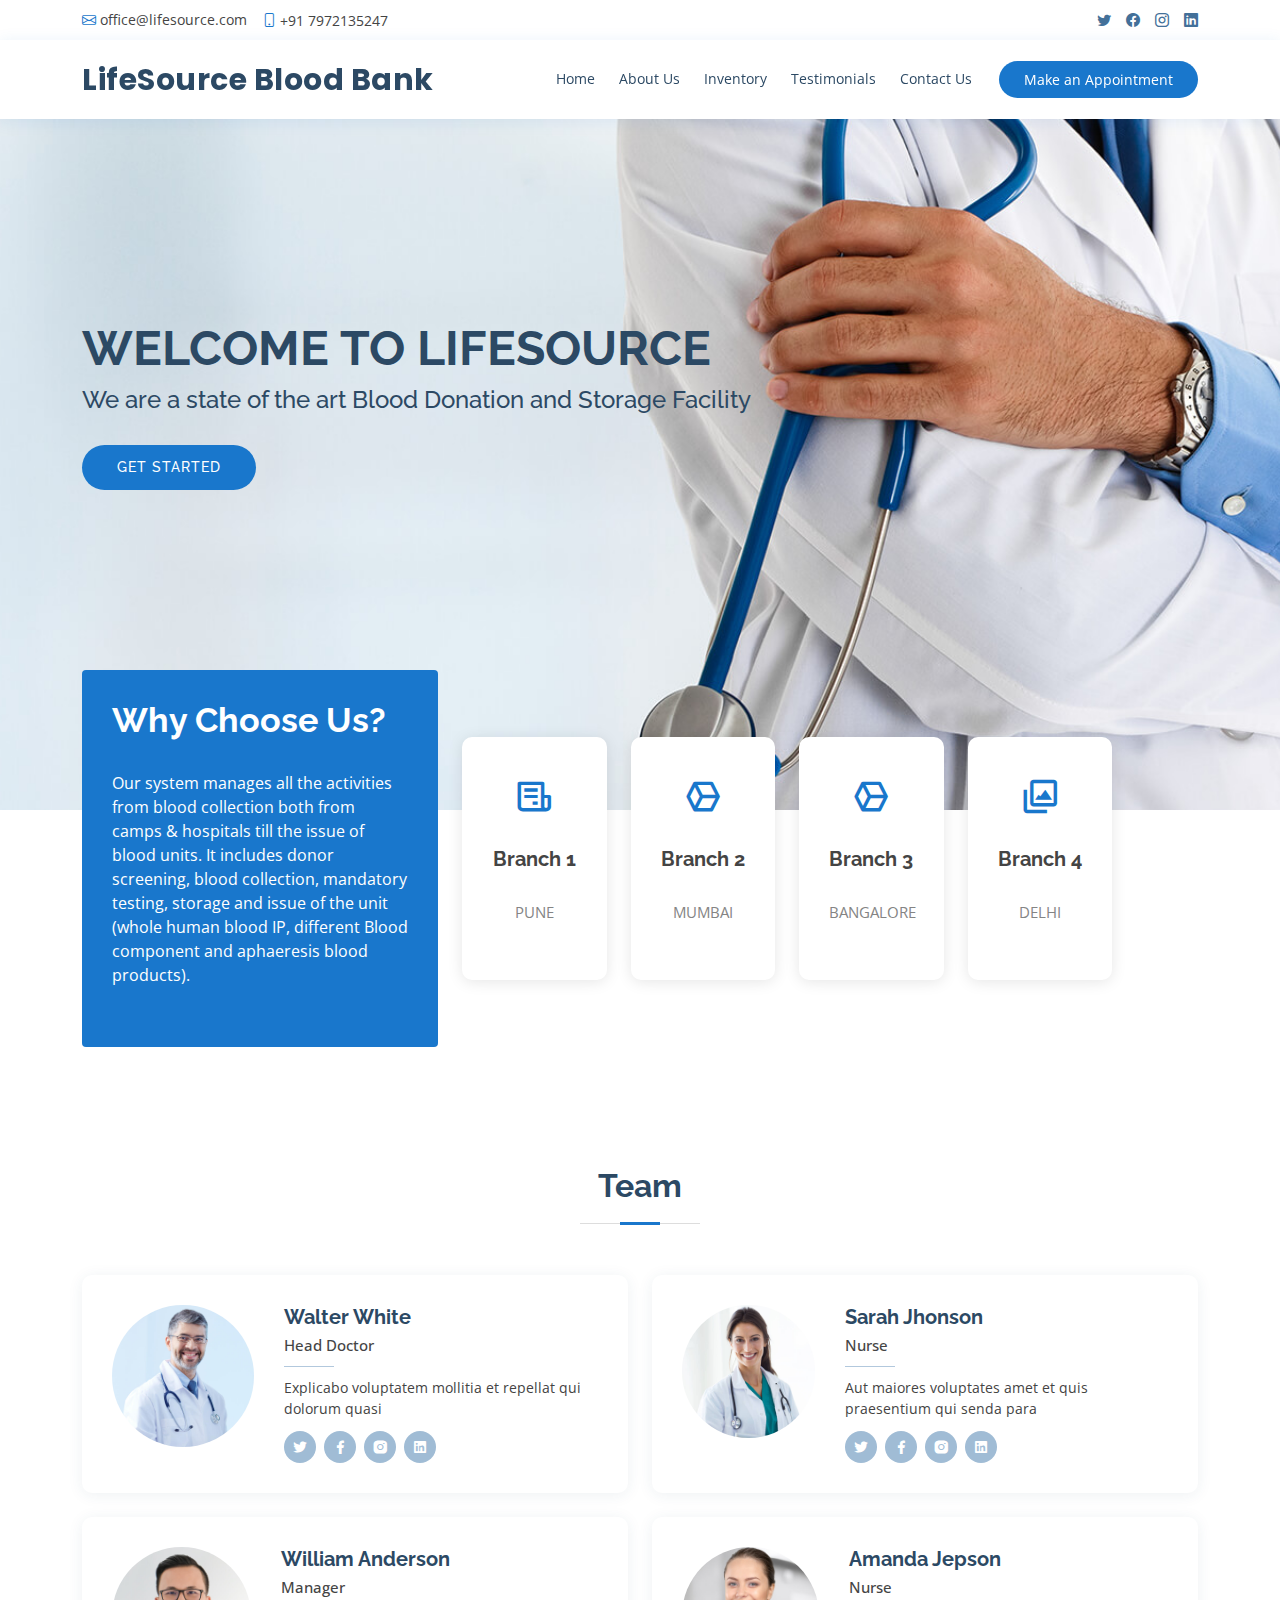
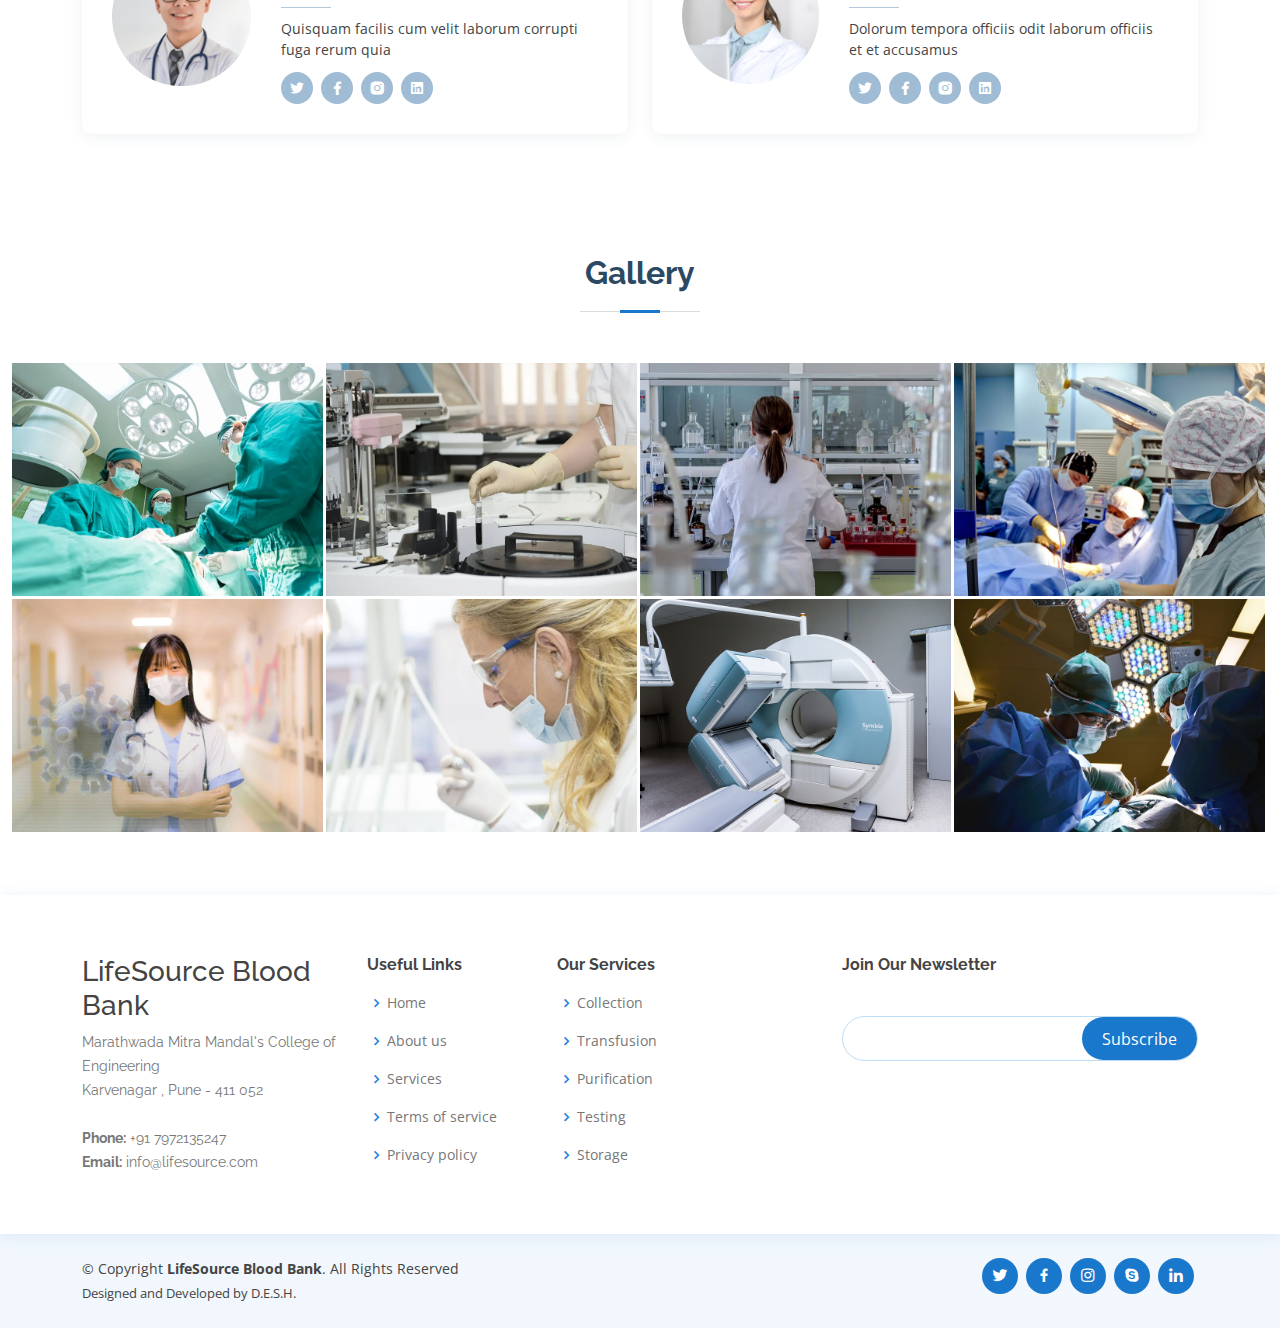
<file: index.html>
<!DOCTYPE html>
<html lang="en">

<head>
  <meta charset="utf-8">
  <meta content="width=device-width, initial-scale=1.0" name="viewport">

  <title>LifeSource Blood Bank Bootstrap Template - Index</title>
  <meta content="" name="description">
  <meta content="" name="keywords">

  <!-- Favicons -->
  <link href="assets/img/logo" rel="icon">
  <link href="assets/img/logo" rel="apple-touch-icon">

  <!-- Google Fonts -->
  <link href="https://fonts.googleapis.com/css?family=Open+Sans:300,300i,400,400i,600,600i,700,700i|Raleway:300,300i,400,400i,500,500i,600,600i,700,700i|Poppins:300,300i,400,400i,500,500i,600,600i,700,700i" rel="stylesheet">

  <!-- Vendor CSS Files -->
  <link href="assets/vendor/fontawesome-free/css/all.min.css" rel="stylesheet">
  <link href="assets/vendor/animate.css/animate.min.css" rel="stylesheet">
  <link href="assets/vendor/bootstrap/css/bootstrap.min.css" rel="stylesheet">
  <link href="assets/vendor/bootstrap-icons/bootstrap-icons.css" rel="stylesheet">
  <link href="assets/vendor/boxicons/css/boxicons.min.css" rel="stylesheet">
  <link href="assets/vendor/glightbox/css/glightbox.min.css" rel="stylesheet">
  <link href="assets/vendor/remixicon/remixicon.css" rel="stylesheet">
  <link href="assets/vendor/swiper/swiper-bundle.min.css" rel="stylesheet">

  <!-- Template Main CSS File -->
  <link href="assets/css/style.css" rel="stylesheet">

</head>

<body>

  <!-- ======= Top Bar ======= -->
  <div id="topbar" class="d-flex align-items-center fixed-top">
    <div class="container d-flex justify-content-between">
      <div class="contact-info d-flex align-items-center">
        <i class="bi bi-envelope"></i> <a href="mailto:contact@example.com">office@lifesource.com</a>
        <i class="bi bi-phone"></i> +91 7972135247
      </div>
      <div class="d-none d-lg-flex social-links align-items-center">
        <a href="#" class="twitter"><i class="bi bi-twitter"></i></a>
        <a href="#" class="facebook"><i class="bi bi-facebook"></i></a>
        <a href="#" class="instagram"><i class="bi bi-instagram"></i></a>
        <a href="#" class="linkedin"><i class="bi bi-linkedin"></i></i></a>
      </div>
    </div>
  </div>

  <!-- ======= Header ======= -->
  <header id="header" class="fixed-top">
    <div class="container d-flex align-items-center">

      <h1 class="logo me-auto"><a href="index.html">LifeSource Blood Bank</a></h1>
      <!-- Uncomment below if you prefer to use an image logo -->
      <!-- <a href="index.html" class="logo me-auto"><img src="assets/img/logo.png" alt="" class="img-fluid"></a>-->

      <nav id="navbar" class="navbar order-last order-lg-0">
        <ul>
          <li><a href="index.html">Home</a></li>
          <li><a href="about.html">About Us</a></li>
          <li><a href="stock.html">Inventory</a></li>
          <li><a href="testimonial.html">Testimonials</a></li>
          <li><a href="ContactUs.html">Contact Us</a></li>
        </ul>
        <i class="bi bi-list mobile-nav-toggle"></i>
      </nav><!-- .navbar -->

      <a href="appointment.html" class="appointment-btn scrollto"><span class="d-none d-md-inline">Make an</span> Appointment</a>

    </div>
  </header><!-- End Header -->

  <!-- ======= Hero Section ======= -->
  <section id="hero" class="d-flex align-items-center">
    <div class="container">
      <h1>Welcome to LifeSource</h1>
      <h2>We are a state of the art Blood Donation and Storage Facility</h2>
      <a href="#about" class="btn-get-started scrollto">Get Started</a>
    </div>
  </section><!-- End Hero -->

  <main id="main">

    <!-- ======= Why Us Section ======= -->
    <section id="why-us" class="why-us">
      <div class="container">

        <div class="row">
          <div class="col-lg-4 d-flex align-items-stretch">
            <div class="content">
              <h3>Why Choose Us?</h3>
              <p>
              Our system manages all the activities from blood collection both from camps
              & hospitals till the issue of blood units. It includes donor screening, 
              blood collection, mandatory testing, storage and issue of the unit (whole
              human blood IP, different Blood component and aphaeresis blood products).
              </p>
              
            </div>
          </div>
          <div class="col-lg-8 d-flex align-items-stretch">
            <div class="icon-boxes d-flex flex-column justify-content-center">
              <div class="row">
                <div class="col-xl-3 d-flex align-items-stretch">
                  <div class="icon-box mt-4 mt-xl-0">
                    <i class="bx bx-receipt"></i>
                    <h4>Branch 1</h4>
                    <p>PUNE</p>
                  </div>
                </div>
                <div class="col-xl-3 d-flex align-items-stretch">
                  <div class="icon-box mt-4 mt-xl-0">
                    <i class="bx bx-cube-alt"></i>
                    <h4>Branch 2</h4>
                    <p>MUMBAI</p>
                  </div>
                </div>
                <div class="col-xl-3 d-flex align-items-stretch">
                  <div class="icon-box mt-4 mt-xl-0">
                    <i class="bx bx-cube-alt"></i>
                    <h4>Branch 3</h4>
                    <p>BANGALORE</p>
                  </div>
                </div>
                <div class="col-xl-3 d-flex align-items-stretch">
                  <div class="icon-box mt-4 mt-xl-0">
                    <i class="bx bx-images"></i>
                    <h4>Branch 4</h4>
                    <p>DELHI</p>
                  </div>
                </div>
              </div>
            </div><!-- End .content-->
          </div>
        </div>

      </div>
    </section><!-- End Why Us Section -->

    <!-- ======= Doctors Section ======= -->
    <section id="doctors" class="doctors">
      <div class="container">

        <div class="section-title">
          <h2>Team</h2>
          <p> </p>
        </div>

        <div class="row">

          <div class="col-lg-6">
            <div class="member d-flex align-items-start">
              <div class="pic"><img src="assets/img/doctors/doctors-1.jpg" class="img-fluid" alt=""></div>
              <div class="member-info">
                <h4>Walter White</h4>
                <span>Head Doctor</span>
                <p>Explicabo voluptatem mollitia et repellat qui dolorum quasi</p>
                <div class="social">
                  <a href=""><i class="ri-twitter-fill"></i></a>
                  <a href=""><i class="ri-facebook-fill"></i></a>
                  <a href=""><i class="ri-instagram-fill"></i></a>
                  <a href=""> <i class="ri-linkedin-box-fill"></i> </a>
                </div>
              </div>
            </div>
          </div>

          <div class="col-lg-6 mt-4 mt-lg-0">
            <div class="member d-flex align-items-start">
              <div class="pic"><img src="assets/img/doctors/doctors-2.jpg" class="img-fluid" alt=""></div>
              <div class="member-info">
                <h4>Sarah Jhonson</h4>
                <span>Nurse</span>
                <p>Aut maiores voluptates amet et quis praesentium qui senda para</p>
                <div class="social">
                  <a href=""><i class="ri-twitter-fill"></i></a>
                  <a href=""><i class="ri-facebook-fill"></i></a>
                  <a href=""><i class="ri-instagram-fill"></i></a>
                  <a href=""> <i class="ri-linkedin-box-fill"></i> </a>
                </div>
              </div>
            </div>
          </div>

          <div class="col-lg-6 mt-4">
            <div class="member d-flex align-items-start">
              <div class="pic"><img src="assets/img/doctors/doctors-3.jpg" class="img-fluid" alt=""></div>
              <div class="member-info">
                <h4>William Anderson</h4>
                <span>Manager</span>
                <p>Quisquam facilis cum velit laborum corrupti fuga rerum quia</p>
                <div class="social">
                  <a href=""><i class="ri-twitter-fill"></i></a>
                  <a href=""><i class="ri-facebook-fill"></i></a>
                  <a href=""><i class="ri-instagram-fill"></i></a>
                  <a href=""> <i class="ri-linkedin-box-fill"></i> </a>
                </div>
              </div>
            </div>
          </div>

          <div class="col-lg-6 mt-4">
            <div class="member d-flex align-items-start">
              <div class="pic"><img src="assets/img/doctors/doctors-4.jpg" class="img-fluid" alt=""></div>
              <div class="member-info">
                <h4>Amanda Jepson</h4>
                <span>Nurse</span>
                <p>Dolorum tempora officiis odit laborum officiis et et accusamus</p>
                <div class="social">
                  <a href=""><i class="ri-twitter-fill"></i></a>
                  <a href=""><i class="ri-facebook-fill"></i></a>
                  <a href=""><i class="ri-instagram-fill"></i></a>
                  <a href=""> <i class="ri-linkedin-box-fill"></i> </a>
                </div>
              </div>
            </div>
          </div>

        </div>

      </div>
    </section><!-- End Doctors Section -->

    

    
    <!-- ======= Gallery Section ======= -->
    <section id="gallery" class="gallery">
      <div class="container">

        <div class="section-title">
          <h2>Gallery</h2>
          <p> </p>
        </div>
      </div>

      <div class="container-fluid">
        <div class="row g-0">

          <div class="col-lg-3 col-md-4">
            <div class="gallery-item">
              <a href="assets/img/gallery/gallery-1.jpg" class="galelry-lightbox">
                <img src="assets/img/gallery/gallery-1.jpg" alt="" class="img-fluid">
              </a>
            </div>
          </div>

          <div class="col-lg-3 col-md-4">
            <div class="gallery-item">
              <a href="assets/img/gallery/gallery-2.jpg" class="galelry-lightbox">
                <img src="assets/img/gallery/gallery-2.jpg" alt="" class="img-fluid">
              </a>
            </div>
          </div>

          <div class="col-lg-3 col-md-4">
            <div class="gallery-item">
              <a href="assets/img/gallery/gallery-3.jpg" class="galelry-lightbox">
                <img src="assets/img/gallery/gallery-3.jpg" alt="" class="img-fluid">
              </a>
            </div>
          </div>

          <div class="col-lg-3 col-md-4">
            <div class="gallery-item">
              <a href="assets/img/gallery/gallery-4.jpg" class="galelry-lightbox">
                <img src="assets/img/gallery/gallery-4.jpg" alt="" class="img-fluid">
              </a>
            </div>
          </div>

          <div class="col-lg-3 col-md-4">
            <div class="gallery-item">
              <a href="assets/img/gallery/gallery-5.jpg" class="galelry-lightbox">
                <img src="assets/img/gallery/gallery-5.jpg" alt="" class="img-fluid">
              </a>
            </div>
          </div>

          <div class="col-lg-3 col-md-4">
            <div class="gallery-item">
              <a href="assets/img/gallery/gallery-6.jpg" class="galelry-lightbox">
                <img src="assets/img/gallery/gallery-6.jpg" alt="" class="img-fluid">
              </a>
            </div>
          </div>

          <div class="col-lg-3 col-md-4">
            <div class="gallery-item">
              <a href="assets/img/gallery/gallery-7.jpg" class="galelry-lightbox">
                <img src="assets/img/gallery/gallery-7.jpg" alt="" class="img-fluid">
              </a>
            </div>
          </div>

          <div class="col-lg-3 col-md-4">
            <div class="gallery-item">
              <a href="assets/img/gallery/gallery-8.jpg" class="galelry-lightbox">
                <img src="assets/img/gallery/gallery-8.jpg" alt="" class="img-fluid">
              </a>
            </div>
          </div>

        </div>

      </div>
    </section><!-- End Gallery Section -->

  </main><!-- End #main -->

  <!-- ======= Footer ======= -->
  <footer id="footer">

    <div class="footer-top">
      <div class="container">
        <div class="row">

          <div class="col-lg-3 col-md-6 footer-contact">
            <h3>LifeSource Blood Bank</h3>
            <p>
              Marathwada Mitra Mandal's College of Engineering<br>
              Karvenagar , Pune - 411 052<br><br>
              <strong>Phone:</strong> +91 7972135247<br>
              <strong>Email:</strong> info@lifesource.com<br>
            </p>
          </div>

          <div class="col-lg-2 col-md-6 footer-links">
            <h4>Useful Links</h4>
            <ul>
              <li><i class="bx bx-chevron-right"></i> <a href="index.html">Home</a></li>
              <li><i class="bx bx-chevron-right"></i> <a href="#">About us</a></li>
              <li><i class="bx bx-chevron-right"></i> <a href="services.html">Services</a></li>
              <li><i class="bx bx-chevron-right"></i> <a href="#">Terms of service</a></li>
              <li><i class="bx bx-chevron-right"></i> <a href="#">Privacy policy</a></li>
            </ul>
          </div>

          <div class="col-lg-3 col-md-6 footer-links">
            <h4>Our Services</h4>
            <ul>
              <li><i class="bx bx-chevron-right"></i> <a href="#">Collection</a></li>
              <li><i class="bx bx-chevron-right"></i> <a href="#">Transfusion</a></li>
              <li><i class="bx bx-chevron-right"></i> <a href="#">Purification</a></li>
              <li><i class="bx bx-chevron-right"></i> <a href="#">Testing</a></li>
              <li><i class="bx bx-chevron-right"></i> <a href="#">Storage</a></li>
            </ul>
          </div>

          <div class="col-lg-4 col-md-6 footer-newsletter">
            <h4>Join Our Newsletter</h4>
            <p></p>
            <form action="" method="post">
              <input type="email" name="email"><input type="submit" value="Subscribe">
            </form>
          </div>

        </div>
      </div>
    </div>

    <div class="container d-md-flex py-4">

      <div class="me-md-auto text-center text-md-start">
        <div class="copyright">
          &copy; Copyright <strong><span>LifeSource Blood Bank</span></strong>. All Rights Reserved
        </div>
        <div class="credits">
          Designed and Developed by D.E.S.H.</a>
        </div>
      </div>
      <div class="social-links text-center text-md-right pt-3 pt-md-0">
        <a href="#" class="twitter"><i class="bx bxl-twitter"></i></a>
        <a href="#" class="facebook"><i class="bx bxl-facebook"></i></a>
        <a href="#" class="instagram"><i class="bx bxl-instagram"></i></a>
        <a href="#" class="google-plus"><i class="bx bxl-skype"></i></a>
        <a href="#" class="linkedin"><i class="bx bxl-linkedin"></i></a>
      </div>
    </div>
  </footer><!-- End Footer -->

  <div id="preloader"></div>
  <a href="#" class="back-to-top d-flex align-items-center justify-content-center"><i class="bi bi-arrow-up-short"></i></a>

  <!-- Vendor JS Files -->
  <script src="assets/vendor/purecounter/purecounter_vanilla.js"></script>
  <script src="assets/vendor/bootstrap/js/bootstrap.bundle.min.js"></script>
  <script src="assets/vendor/glightbox/js/glightbox.min.js"></script>
  <script src="assets/vendor/swiper/swiper-bundle.min.js"></script>
  <script src="assets/vendor/php-email-form/validate.js"></script>

  <!-- Template Main JS File -->
  <script src="assets/js/main.js"></script>

</body>

</html>
</file>
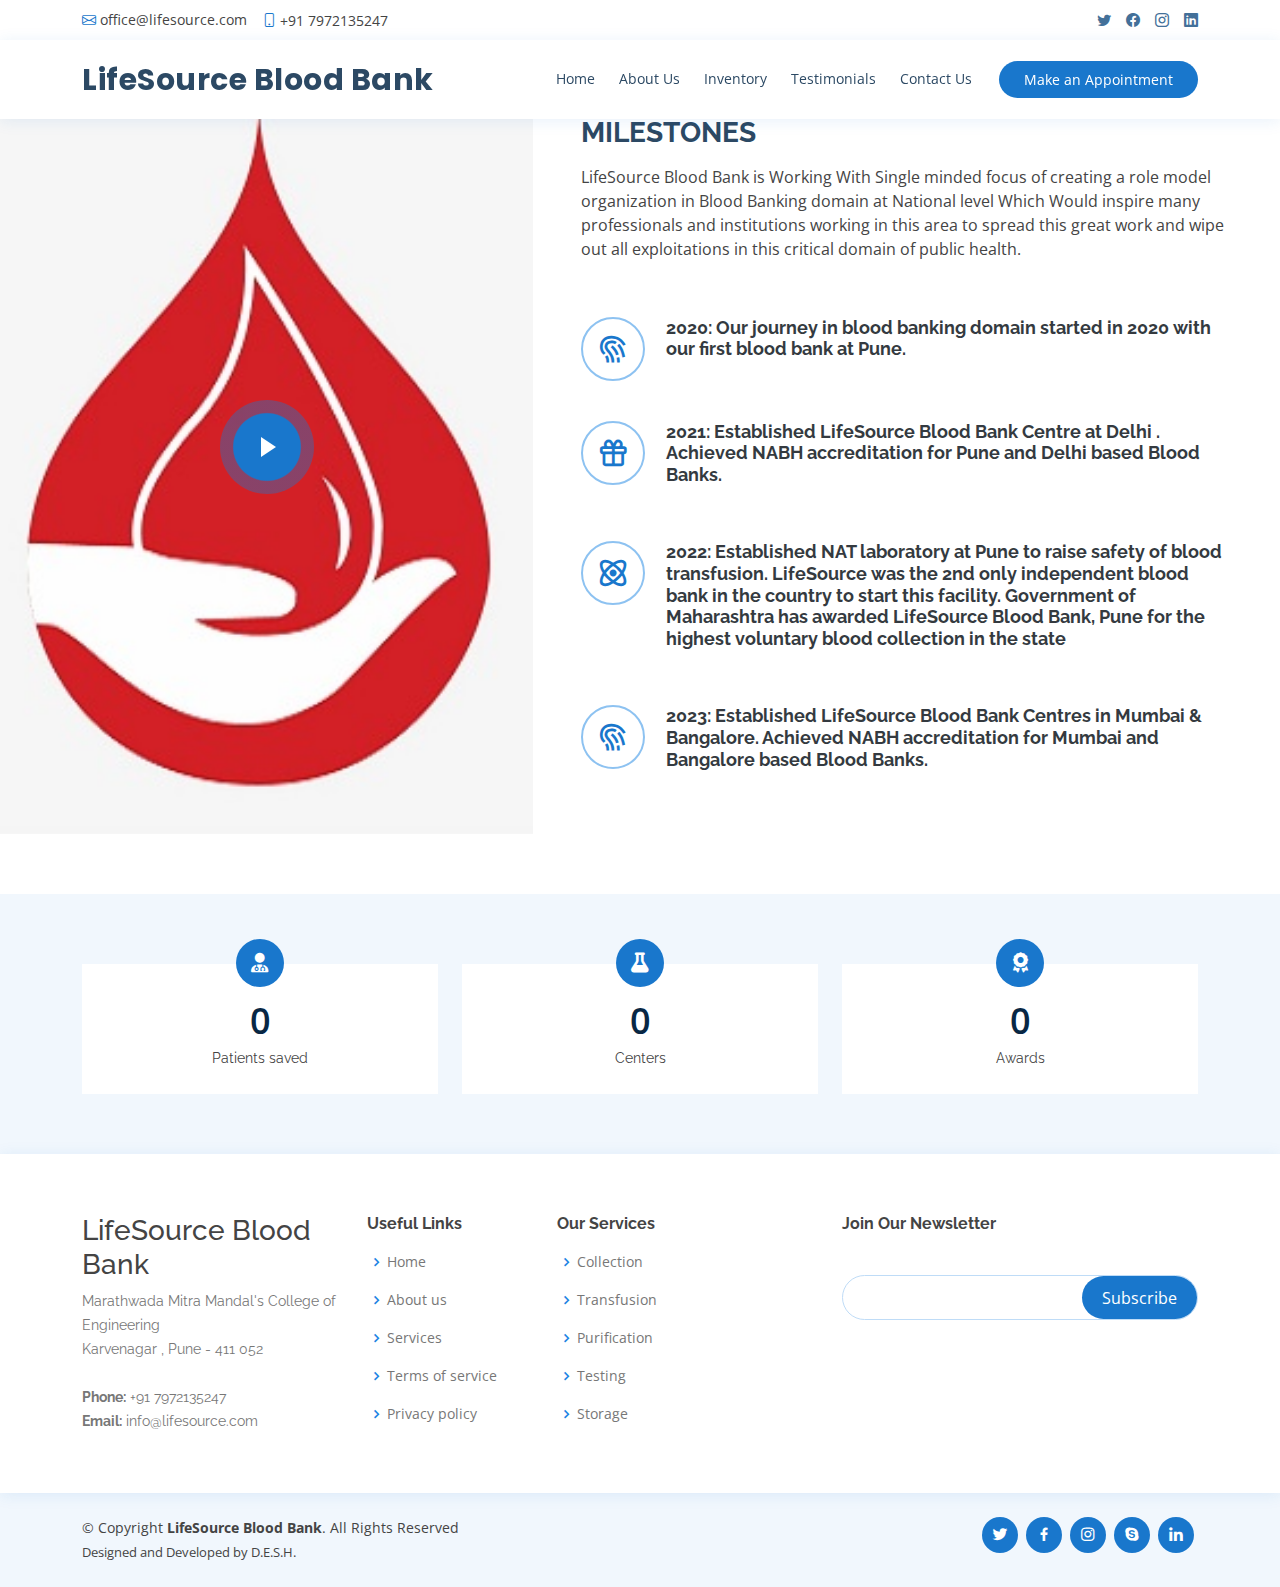
<file: about.html>
<!DOCTYPE html>
<html lang="en">

<head>
  <meta charset="utf-8">
  <meta content="width=device-width, initial-scale=1.0" name="viewport">

  <title>LifeSource Blood Bank Bootstrap Template - Index</title>
  <meta content="" name="description">
  <meta content="" name="keywords">

  <!-- Favicons -->
  <link href="assets/img/logo" rel="icon">
  <link href="assets/img/logo" rel="apple-touch-icon">

  <!-- Google Fonts -->
  <link href="https://fonts.googleapis.com/css?family=Open+Sans:300,300i,400,400i,600,600i,700,700i|Raleway:300,300i,400,400i,500,500i,600,600i,700,700i|Poppins:300,300i,400,400i,500,500i,600,600i,700,700i" rel="stylesheet">

  <!-- Vendor CSS Files -->
  <link href="assets/vendor/fontawesome-free/css/all.min.css" rel="stylesheet">
  <link href="assets/vendor/animate.css/animate.min.css" rel="stylesheet">
  <link href="assets/vendor/bootstrap/css/bootstrap.min.css" rel="stylesheet">
  <link href="assets/vendor/bootstrap-icons/bootstrap-icons.css" rel="stylesheet">
  <link href="assets/vendor/boxicons/css/boxicons.min.css" rel="stylesheet">
  <link href="assets/vendor/glightbox/css/glightbox.min.css" rel="stylesheet">
  <link href="assets/vendor/remixicon/remixicon.css" rel="stylesheet">
  <link href="assets/vendor/swiper/swiper-bundle.min.css" rel="stylesheet">

  <!-- Template Main CSS File -->
  <link href="assets/css/style.css" rel="stylesheet">

</head>

<body>

    <!-- ======= Top Bar ======= -->
    <div id="topbar" class="d-flex align-items-center fixed-top">
      <div class="container d-flex justify-content-between">
        <div class="contact-info d-flex align-items-center">
          <i class="bi bi-envelope"></i> <a href="mailto:contact@example.com">office@lifesource.com</a>
          <i class="bi bi-phone"></i> +91 7972135247
        </div>
        <div class="d-none d-lg-flex social-links align-items-center">
          <a href="#" class="twitter"><i class="bi bi-twitter"></i></a>
          <a href="#" class="facebook"><i class="bi bi-facebook"></i></a>
          <a href="#" class="instagram"><i class="bi bi-instagram"></i></a>
          <a href="#" class="linkedin"><i class="bi bi-linkedin"></i></i></a>
        </div>
      </div>
    </div>

     <!-- ======= Header ======= -->
  <header id="header" class="fixed-top">
    <div class="container d-flex align-items-center">

      <h1 class="logo me-auto"><a href="index.html">LifeSource Blood Bank</a></h1>
      <!-- Uncomment below if you prefer to use an image logo -->
      <!-- <a href="index.html" class="logo me-auto"><img src="assets/img/logo.png" alt="" class="img-fluid"></a>-->

      <nav id="navbar" class="navbar order-last order-lg-0">
        <ul>
          <li><a href="index.html">Home</a></li>
          <li><a href="about.html">About Us</a></li>
          <li><a href="stock.html">Inventory</a></li>
          <li><a href="testimonial.html">Testimonials</a></li>
          <li><a href="ContactUs.html">Contact Us</a></li>
        </ul>
        <i class="bi bi-list mobile-nav-toggle"></i>
      </nav><!-- .navbar -->

      <a href="appointment.html" class="appointment-btn scrollto"><span class="d-none d-md-inline">Make an</span> Appointment</a>

    </div>
  </header><!-- End Header -->

  <!-- ======= About Section ======= -->
  <section id="about" class="about">
    <div class="container-fluid">

      <div class="row">
        <div class="col-xl-5 col-lg-6 video-box d-flex justify-content-center align-items-stretch position-relative">
          <a href="https://youtu.be/vCKHOiG70O0" class="glightbox play-btn mb-4"></a>
        </div>

        <div class="col-xl-7 col-lg-6 icon-boxes d-flex flex-column align-items-stretch justify-content-center py-5 px-lg-5">
          <h2></h2>
          <h3>MILESTONES</h3>
          <p> LifeSource Blood Bank is Working With Single minded focus of
              creating a role model organization in Blood Banking domain
              at National level Which Would inspire many professionals 
              and institutions working in this area to spread this great
              work and wipe out all exploitations in this critical domain
              of public health.</p>

          <div class="icon-box">
            <div class="icon"><i class="bx bx-fingerprint"></i></div>
            <h4 class="title"><a href="">2020: Our journey in blood banking domain
               started in 2020 with our first blood bank at Pune.</a></h4>
            <p class="description"> </p>
          </div>

          <div class="icon-box">
            <div class="icon"><i class="bx bx-gift"></i></div>
            <h4 class="title"><a href="">2021: Established LifeSource Blood Bank Centre at Delhi .<br> 
              Achieved NABH accreditation for Pune and Delhi based Blood Banks.</a></h4>
            <p class="description"></p>
          </div>

          <div class="icon-box">
            <div class="icon"><i class="bx bx-atom"></i></div>
            <h4 class="title"><a href="">
              2022: Established NAT laboratory at Pune to raise safety of blood transfusion.
              LifeSource was the 2nd only independent blood bank in the country to start this facility.
              Government of Maharashtra has awarded LifeSource Blood Bank, Pune for the highest voluntary
              blood collection in the state</a></h4>
            <p class="description"></p>
          </div>

          <div class="icon-box">
            <div class="icon"><i class="bx bx-fingerprint"></i></div>
            <h4 class="title"><a href="">2023: Established LifeSource Blood Bank Centres in Mumbai & Bangalore. 
                Achieved NABH accreditation for Mumbai and Bangalore based Blood Banks.
            </a></h4>
            <p class="description"> </p>
          </div>

        </div>
      </div>

    </div>
  </section><!-- End About Section -->

  <!-- ======= Counts Section ======= -->
  <section id="counts" class="counts">
    <div class="container">

      <div class="row">

        <div class="col-lg-4 col-md-6">
          <div class="count-box">
            <i class="fas fa-user-md"></i>
            <span data-purecounter-start="0" data-purecounter-end="7836" data-purecounter-duration="2" class="purecounter"></span>
            <p>Patients saved</p>
          </div>
        </div>

        

        <div class="col-lg-4 col-md-6 mt-5 mt-lg-0">
          <div class="count-box">
            <i class="fas fa-flask"></i>
            <span data-purecounter-start="0" data-purecounter-end="4" data-purecounter-duration="2" class="purecounter"></span>
            <p>Centers</p>
          </div>
        </div>

        <div class="col-lg-4 col-md-6 mt-5 mt-lg-0">
          <div class="count-box">
            <i class="fas fa-award"></i>
            <span data-purecounter-start="0" data-purecounter-end="97" data-purecounter-duration="2" class="purecounter"></span>
            <p>Awards</p>
          </div>
        </div>

      </div>

    </div>
  </section><!-- End Counts Section -->

<!-- ======= Footer ======= -->
<footer id="footer">

    <div class="footer-top">
      <div class="container">
        <div class="row">

          <div class="col-lg-3 col-md-6 footer-contact">
            <h3>LifeSource Blood Bank</h3>
            <p>
              Marathwada Mitra Mandal's College of Engineering<br>
              Karvenagar , Pune - 411 052<br><br>
              <strong>Phone:</strong> +91 7972135247<br>
              <strong>Email:</strong> info@lifesource.com<br>
            </p>
          </div>

          <div class="col-lg-2 col-md-6 footer-links">
            <h4>Useful Links</h4>
            <ul>
              <li><i class="bx bx-chevron-right"></i> <a href="index.html">Home</a></li>
              <li><i class="bx bx-chevron-right"></i> <a href="#">About us</a></li>
              <li><i class="bx bx-chevron-right"></i> <a href="services.html">Services</a></li>
              <li><i class="bx bx-chevron-right"></i> <a href="#">Terms of service</a></li>
              <li><i class="bx bx-chevron-right"></i> <a href="#">Privacy policy</a></li>
            </ul>
          </div>

          <div class="col-lg-3 col-md-6 footer-links">
            <h4>Our Services</h4>
            <ul>
              <li><i class="bx bx-chevron-right"></i> <a href="#">Collection</a></li>
              <li><i class="bx bx-chevron-right"></i> <a href="#">Transfusion</a></li>
              <li><i class="bx bx-chevron-right"></i> <a href="#">Purification</a></li>
              <li><i class="bx bx-chevron-right"></i> <a href="#">Testing</a></li>
              <li><i class="bx bx-chevron-right"></i> <a href="#">Storage</a></li>
            </ul>
          </div>

          <div class="col-lg-4 col-md-6 footer-newsletter">
            <h4>Join Our Newsletter</h4>
            <p></p>
            <form action="" method="post">
              <input type="email" name="email"><input type="submit" value="Subscribe">
            </form>
          </div>

        </div>
      </div>
    </div>

    <div class="container d-md-flex py-4">

      <div class="me-md-auto text-center text-md-start">
        <div class="copyright">
          &copy; Copyright <strong><span>LifeSource Blood Bank</span></strong>. All Rights Reserved
        </div>
        <div class="credits">
          <!-- All the links in the footer should remain intact. -->
          <!-- You can delete the links only if you purchased the pro version. -->
          <!-- Licensing information: https://bootstrapmade.com/license/ -->
          <!-- Purchase the pro version with working PHP/AJAX contact form: https://bootstrapmade.com/LifeSource Blood Bank-free-medical-bootstrap-theme/ -->
          Designed and Developed by D.E.S.H.</a>
        </div>
      </div>
      <div class="social-links text-center text-md-right pt-3 pt-md-0">
        <a href="#" class="twitter"><i class="bx bxl-twitter"></i></a>
        <a href="#" class="facebook"><i class="bx bxl-facebook"></i></a>
        <a href="#" class="instagram"><i class="bx bxl-instagram"></i></a>
        <a href="#" class="google-plus"><i class="bx bxl-skype"></i></a>
        <a href="#" class="linkedin"><i class="bx bxl-linkedin"></i></a>
      </div>
    </div>
  </footer><!-- End Footer -->

  <div id="preloader"></div>
  <a href="#" class="back-to-top d-flex align-items-center justify-content-center"><i class="bi bi-arrow-up-short"></i></a>

  <!-- Vendor JS Files -->
  <script src="assets/vendor/purecounter/purecounter_vanilla.js"></script>
  <script src="assets/vendor/bootstrap/js/bootstrap.bundle.min.js"></script>
  <script src="assets/vendor/glightbox/js/glightbox.min.js"></script>
  <script src="assets/vendor/swiper/swiper-bundle.min.js"></script>
  <script src="assets/vendor/php-email-form/validate.js"></script>

  <!-- Template Main JS File -->
  <script src="assets/js/main.js"></script>

</body>

</html>
</file>
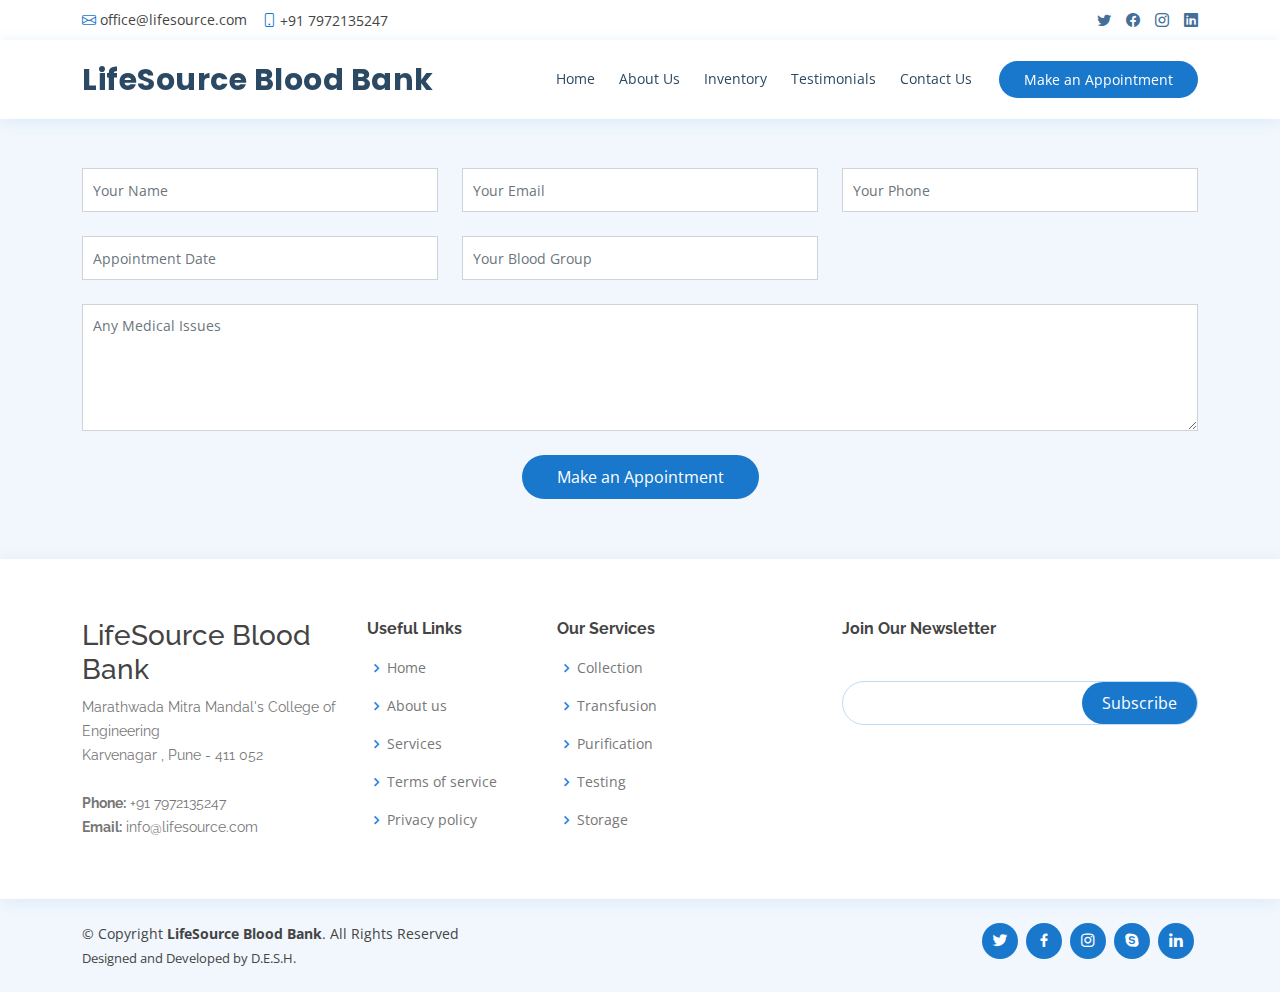
<file: appointment.html>
<!DOCTYPE html>
<html lang="en">

<head>
  <meta charset="utf-8">
  <meta content="width=device-width, initial-scale=1.0" name="viewport">

  <title>LifeSource Blood Bank Bootstrap Template - Index</title>
  <meta content="" name="description">
  <meta content="" name="keywords">

  <!-- Favicons -->
  <link href="assets/img/logo" rel="icon">
  <link href="assets/img/logo" rel="apple-touch-icon">

  <!-- Google Fonts -->
  <link href="https://fonts.googleapis.com/css?family=Open+Sans:300,300i,400,400i,600,600i,700,700i|Raleway:300,300i,400,400i,500,500i,600,600i,700,700i|Poppins:300,300i,400,400i,500,500i,600,600i,700,700i" rel="stylesheet">

  <!-- Vendor CSS Files -->
  <link href="assets/vendor/fontawesome-free/css/all.min.css" rel="stylesheet">
  <link href="assets/vendor/animate.css/animate.min.css" rel="stylesheet">
  <link href="assets/vendor/bootstrap/css/bootstrap.min.css" rel="stylesheet">
  <link href="assets/vendor/bootstrap-icons/bootstrap-icons.css" rel="stylesheet">
  <link href="assets/vendor/boxicons/css/boxicons.min.css" rel="stylesheet">
  <link href="assets/vendor/glightbox/css/glightbox.min.css" rel="stylesheet">
  <link href="assets/vendor/remixicon/remixicon.css" rel="stylesheet">
  <link href="assets/vendor/swiper/swiper-bundle.min.css" rel="stylesheet">

  <!-- Template Main CSS File -->
  <link href="assets/css/style.css" rel="stylesheet">

</head>

<body>

     <!-- ======= Top Bar ======= -->
  <div id="topbar" class="d-flex align-items-center fixed-top">
    <div class="container d-flex justify-content-between">
      <div class="contact-info d-flex align-items-center">
        <i class="bi bi-envelope"></i> <a href="mailto:contact@example.com">office@lifesource.com</a>
        <i class="bi bi-phone"></i> +91 7972135247
      </div>
      <div class="d-none d-lg-flex social-links align-items-center">
        <a href="#" class="twitter"><i class="bi bi-twitter"></i></a>
        <a href="#" class="facebook"><i class="bi bi-facebook"></i></a>
        <a href="#" class="instagram"><i class="bi bi-instagram"></i></a>
        <a href="#" class="linkedin"><i class="bi bi-linkedin"></i></i></a>
      </div>
    </div>
  </div>

  <!-- ======= Header ======= -->
  <header id="header" class="fixed-top">
    <div class="container d-flex align-items-center">

      <h1 class="logo me-auto"><a href="index.html">LifeSource Blood Bank</a></h1>
      <!-- Uncomment below if you prefer to use an image logo -->
      <!-- <a href="index.html" class="logo me-auto"><img src="assets/img/logo.png" alt="" class="img-fluid"></a>-->

      <nav id="navbar" class="navbar order-last order-lg-0">
        <ul>
          <li><a href="index.html">Home</a></li>
          <li><a href="about.html">About Us</a></li>
          <li><a href="stock.html">Inventory</a></li>
          <li><a href="testimonial.html">Testimonials</a></li>
          <li><a  href="ContactUs.html">Contact Us</a></li>
        </ul>
        <i class="bi bi-list mobile-nav-toggle"></i>
      </nav><!-- .navbar -->

      <a href="appointment.html" class="appointment-btn scrollto"><span class="d-none d-md-inline">Make an  Appointment </span></a>

    </div>
  </header><!-- End Header -->

  <!-- ======= Appointment Section ======= -->
  <section id="appointment" class="appointment section-bg">
    <div class="container">

      <div class="section-title">
        <h2>Make an Appointment</h2>
        <p></p>
      </div>

      <form action="forms/appointment.php" method="post" role="form" class="php-email-form">
        <div class="row">
          <div class="col-md-4 form-group">
            <input type="text" name="name" class="form-control" id="name" placeholder="Your Name" data-rule="minlen:4" data-msg="Please enter at least 4 chars">
            <div class="validate"></div>
          </div>
          <div class="col-md-4 form-group mt-3 mt-md-0">
            <input type="email" class="form-control" name="email" id="email" placeholder="Your Email" data-rule="email" data-msg="Please enter a valid email">
            <div class="validate"></div>
          </div>
          <div class="col-md-4 form-group mt-3 mt-md-0">
            <input type="tel" class="form-control" name="phone" id="phone" placeholder="Your Phone" data-rule="minlen:4" data-msg="Please enter at least 4 chars">
            <div class="validate"></div>
          </div>
        </div>
        <div class="row">
          <div class="col-md-4 form-group mt-3">
            <input type="datetime" name="date" class="form-control datepicker" id="date" placeholder="Appointment Date" data-rule="minlen:4" data-msg="Please enter at least 4 chars">
            <div class="validate"></div>
          </div>
          <div class="col-md-4 form-group mt-3">
            <input type="text" name="Blood Group" class="form-control" id="date" placeholder="Your Blood Group " data-rule="minlen:4" data-msg="Please enter correct blood group type">
            <div class="validate"></div>
          </div>
                
          
        </div>

        <div class="form-group mt-3">
          <textarea class="form-control" name="Med Issues" rows="5" placeholder="Any Medical Issues"></textarea>
          <div class="validate"></div>
        </div>
        <div class="mb-3">
          <div class="loading">Loading</div>
          <div class="error-message"></div>
          <div class="sent-message">Your appointment request has been sent successfully. Thank you!</div>
        </div>
        <div class="text-center"><button type="submit">Make an Appointment</button></div>
      </form>

    </div>
  </section><!-- End Appointment Section -->

  <!-- ======= Footer ======= -->
  <footer id="footer">

    <div class="footer-top">
      <div class="container">
        <div class="row">

          <div class="col-lg-3 col-md-6 footer-contact">
            <h3>LifeSource Blood Bank</h3>
            <p>
              Marathwada Mitra Mandal's College of Engineering<br>
              Karvenagar , Pune - 411 052<br><br>
              <strong>Phone:</strong> +91 7972135247<br>
              <strong>Email:</strong> info@lifesource.com<br>
            </p>
          </div>

          <div class="col-lg-2 col-md-6 footer-links">
            <h4>Useful Links</h4>
            <ul>
              <li><i class="bx bx-chevron-right"></i> <a href="index.html">Home</a></li>
              <li><i class="bx bx-chevron-right"></i> <a href="#">About us</a></li>
              <li><i class="bx bx-chevron-right"></i> <a href="services.html">Services</a></li>
              <li><i class="bx bx-chevron-right"></i> <a href="#">Terms of service</a></li>
              <li><i class="bx bx-chevron-right"></i> <a href="#">Privacy policy</a></li>
            </ul>
          </div>

          <div class="col-lg-3 col-md-6 footer-links">
            <h4>Our Services</h4>
            <ul>
              <li><i class="bx bx-chevron-right"></i> <a href="#">Collection</a></li>
              <li><i class="bx bx-chevron-right"></i> <a href="#">Transfusion</a></li>
              <li><i class="bx bx-chevron-right"></i> <a href="#">Purification</a></li>
              <li><i class="bx bx-chevron-right"></i> <a href="#">Testing</a></li>
              <li><i class="bx bx-chevron-right"></i> <a href="#">Storage</a></li>
            </ul>
          </div>

          <div class="col-lg-4 col-md-6 footer-newsletter">
            <h4>Join Our Newsletter</h4>
            <p></p>
            <form action="" method="post">
              <input type="email" name="email"><input type="submit" value="Subscribe">
            </form>
          </div>

        </div>
      </div>
    </div>

    <div class="container d-md-flex py-4">

      <div class="me-md-auto text-center text-md-start">
        <div class="copyright">
          &copy; Copyright <strong><span>LifeSource Blood Bank</span></strong>. All Rights Reserved
        </div>
        <div class="credits">
          <!-- All the links in the footer should remain intact. -->
          <!-- You can delete the links only if you purchased the pro version. -->
          <!-- Licensing information: https://bootstrapmade.com/license/ -->
          <!-- Purchase the pro version with working PHP/AJAX contact form: https://bootstrapmade.com/LifeSource Blood Bank-free-medical-bootstrap-theme/ -->
          Designed and Developed by D.E.S.H.</a>
        </div>
      </div>
      <div class="social-links text-center text-md-right pt-3 pt-md-0">
        <a href="#" class="twitter"><i class="bx bxl-twitter"></i></a>
        <a href="#" class="facebook"><i class="bx bxl-facebook"></i></a>
        <a href="#" class="instagram"><i class="bx bxl-instagram"></i></a>
        <a href="#" class="google-plus"><i class="bx bxl-skype"></i></a>
        <a href="#" class="linkedin"><i class="bx bxl-linkedin"></i></a>
      </div>
    </div>
  </footer><!-- End Footer -->

  <div id="preloader"></div>
  <a href="#" class="back-to-top d-flex align-items-center justify-content-center"><i class="bi bi-arrow-up-short"></i></a>

  <!-- Vendor JS Files -->
  <script src="assets/vendor/purecounter/purecounter_vanilla.js"></script>
  <script src="assets/vendor/bootstrap/js/bootstrap.bundle.min.js"></script>
  <script src="assets/vendor/glightbox/js/glightbox.min.js"></script>
  <script src="assets/vendor/swiper/swiper-bundle.min.js"></script>
  <script src="assets/vendor/php-email-form/validate.js"></script>

  <!-- Template Main JS File -->
  <script src="assets/js/main.js"></script>

</body>

</html>
</file>
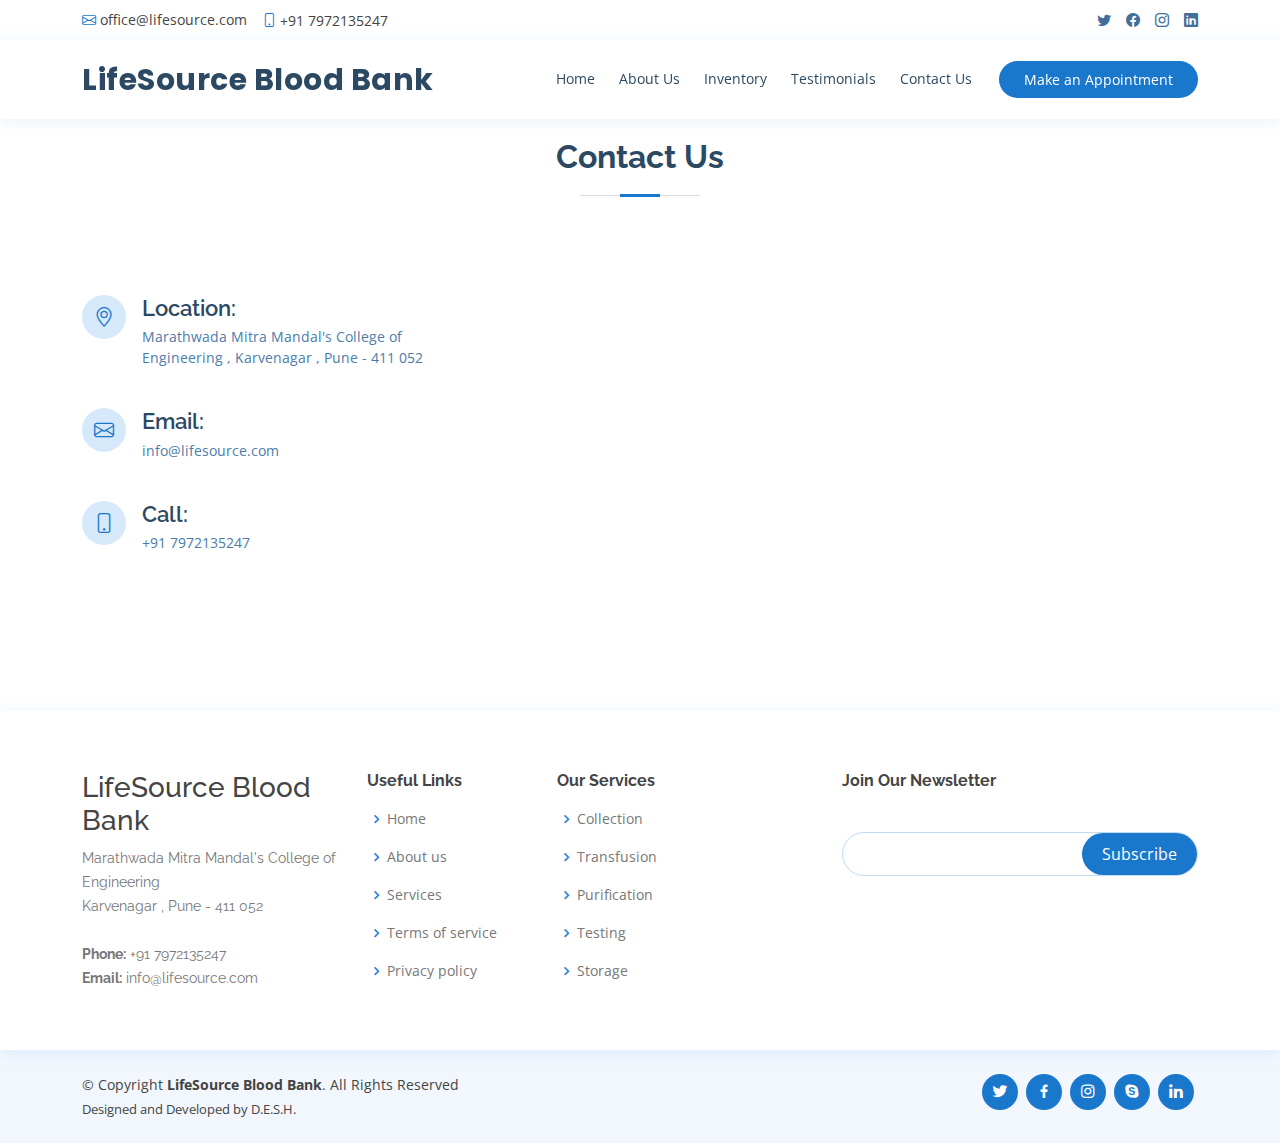
<file: ContactUs.html>
<!DOCTYPE html>
<html lang="en">

<head>
  <meta charset="utf-8">
  <meta content="width=device-width, initial-scale=1.0" name="viewport">

  <title>LifeSource Blood Bank Bootstrap Template - Index</title>
  <meta content="" name="description">
  <meta content="" name="keywords">

  <!-- Favicons -->
  <link href="assets/img/logo" rel="icon">
  <link href="assets/img/logo" rel="apple-touch-icon">

  <!-- Google Fonts -->
  <link href="https://fonts.googleapis.com/css?family=Open+Sans:300,300i,400,400i,600,600i,700,700i|Raleway:300,300i,400,400i,500,500i,600,600i,700,700i|Poppins:300,300i,400,400i,500,500i,600,600i,700,700i" rel="stylesheet">

  <!-- Vendor CSS Files -->
  <link href="assets/vendor/fontawesome-free/css/all.min.css" rel="stylesheet">
  <link href="assets/vendor/animate.css/animate.min.css" rel="stylesheet">
  <link href="assets/vendor/bootstrap/css/bootstrap.min.css" rel="stylesheet">
  <link href="assets/vendor/bootstrap-icons/bootstrap-icons.css" rel="stylesheet">
  <link href="assets/vendor/boxicons/css/boxicons.min.css" rel="stylesheet">
  <link href="assets/vendor/glightbox/css/glightbox.min.css" rel="stylesheet">
  <link href="assets/vendor/remixicon/remixicon.css" rel="stylesheet">
  <link href="assets/vendor/swiper/swiper-bundle.min.css" rel="stylesheet">

  <!-- Template Main CSS File -->
  <link href="assets/css/style.css" rel="stylesheet">

</head>

<body>

     <!-- ======= Top Bar ======= -->
  <div id="topbar" class="d-flex align-items-center fixed-top">
    <div class="container d-flex justify-content-between">
      <div class="contact-info d-flex align-items-center">
        <i class="bi bi-envelope"></i> <a href="mailto:contact@example.com">office@lifesource.com</a>
        <i class="bi bi-phone"></i> +91 7972135247
      </div>
      <div class="d-none d-lg-flex social-links align-items-center">
        <a href="#" class="twitter"><i class="bi bi-twitter"></i></a>
        <a href="#" class="facebook"><i class="bi bi-facebook"></i></a>
        <a href="#" class="instagram"><i class="bi bi-instagram"></i></a>
        <a href="#" class="linkedin"><i class="bi bi-linkedin"></i></i></a>
      </div>
    </div>
  </div>

  <!-- ======= Header ======= -->
  <header id="header" class="fixed-top">
    <div class="container d-flex align-items-center">

      <h1 class="logo me-auto"><a href="index.html">LifeSource Blood Bank</a></h1>
      <!-- Uncomment below if you prefer to use an image logo -->
      <!-- <a href="index.html" class="logo me-auto"><img src="assets/img/logo.png" alt="" class="img-fluid"></a>-->

      <nav id="navbar" class="navbar order-last order-lg-0">
        <ul>
          <li><a href="index.html">Home</a></li>
          <li><a href="about.html">About Us</a></li>
          <li><a href="stock.html">Inventory</a></li>
          <li><a href="testimonial.html">Testimonials</a></li>
          <li><a  href="ContactUs.html">Contact Us</a></li>
        </ul>
        <i class="bi bi-list mobile-nav-toggle"></i>
      </nav><!-- .navbar -->

      <a href="appointment.html" class="appointment-btn scrollto"><span class="d-none d-md-inline">Make an  Appointment </span></a>

    </div>
  </header><!-- End Header -->
    
   <!-- ======= Contact Section ======= -->
    <section id="contact" class="contact">
        <div class="container">
  
          <div class="section-title">
            <h2>_______</h2>
            <h2>Contact Us</h2>
            <p></p>
          </div>
        </div>
  
        
  
        <div class="container">
          <div class="row mt-5">
  
            <div class="col-lg-4">
              <div class="info">
                <div class="address">
                  <i class="bi bi-geo-alt"></i>
                  <h4>Location:</h4>
                  <p>Marathwada Mitra Mandal's College of Engineering ,
                     Karvenagar , Pune - 411 052    
                  </p>
                </div>
  
                <div class="email">
                  <i class="bi bi-envelope"></i>
                  <h4>Email:</h4>
                  <p>info@lifesource.com</p>
                </div>
  
                <div class="phone">
                  <i class="bi bi-phone"></i>
                  <h4>Call:</h4>
                  <p> +91 7972135247 </p>
                </div>
  
              </div>
  
            </div>
  
            <div class="col-lg-8 mt-5 mt-lg-0">
  
              <div>
                <iframe style="border:0; width: 100%; height: 350px;" iframe src="https://www.google.com/maps/embed?pb=!1m18!1m12!1m3!1d3783.8381819143533!2d73.80716807442991!3d18.490987570078797!2m3!1f0!2f0!3f0!3m2!1i1024!2i768!4f13.1!3m3!1m2!1s0x3bc2bfdad7143a4f%3A0xabd31c8f9e6eca9a!2sMarathwada%20Mitra%20Mandal&#39;s%20College%20of%20Engineering!5e0!3m2!1sen!2sin!4v1683108945774!5m2!1sen!2sin" width="600" height="450" style="border:0;" allowfullscreen="" loading="lazy" referrerpolicy="no-referrer-when-downgrade"></iframe>
              </div>
  
            </div>
  
          </div>
  
        </div>
      </section><!-- End Contact Section -->

      <!-- ======= Footer ======= -->
  <footer id="footer">

    <div class="footer-top">
      <div class="container">
        <div class="row">

          <div class="col-lg-3 col-md-6 footer-contact">
            <h3>LifeSource Blood Bank</h3>
            <p>
              Marathwada Mitra Mandal's College of Engineering<br>
              Karvenagar , Pune - 411 052<br><br>
              <strong>Phone:</strong> +91 7972135247<br>
              <strong>Email:</strong> info@lifesource.com<br>
            </p>
          </div>

          <div class="col-lg-2 col-md-6 footer-links">
            <h4>Useful Links</h4>
            <ul>
              <li><i class="bx bx-chevron-right"></i> <a href="#">Home</a></li>
              <li><i class="bx bx-chevron-right"></i> <a href="#">About us</a></li>
              <li><i class="bx bx-chevron-right"></i> <a href="#">Services</a></li>
              <li><i class="bx bx-chevron-right"></i> <a href="#">Terms of service</a></li>
              <li><i class="bx bx-chevron-right"></i> <a href="#">Privacy policy</a></li>
            </ul>
          </div>

          <div class="col-lg-3 col-md-6 footer-links">
            <h4>Our Services</h4>
            <ul>
              <li><i class="bx bx-chevron-right"></i> <a href="#">Collection</a></li>
              <li><i class="bx bx-chevron-right"></i> <a href="#">Transfusion</a></li>
              <li><i class="bx bx-chevron-right"></i> <a href="#">Purification</a></li>
              <li><i class="bx bx-chevron-right"></i> <a href="#">Testing</a></li>
              <li><i class="bx bx-chevron-right"></i> <a href="#">Storage</a></li>
            </ul>
          </div>

          <div class="col-lg-4 col-md-6 footer-newsletter">
            <h4>Join Our Newsletter</h4>
            <p></p>
            <form action="" method="post">
              <input type="email" name="email"><input type="submit" value="Subscribe">
            </form>
          </div>

        </div>
      </div>
    </div>

    <div class="container d-md-flex py-4">

      <div class="me-md-auto text-center text-md-start">
        <div class="copyright">
          &copy; Copyright <strong><span>LifeSource Blood Bank</span></strong>. All Rights Reserved
        </div>
        <div class="credits">
          <!-- All the links in the footer should remain intact. -->
          <!-- You can delete the links only if you purchased the pro version. -->
          <!-- Licensing information: https://bootstrapmade.com/license/ -->
          <!-- Purchase the pro version with working PHP/AJAX contact form: https://bootstrapmade.com/LifeSource Blood Bank-free-medical-bootstrap-theme/ -->
          Designed and Developed by D.E.S.H.</a>
        </div>
      </div>
      <div class="social-links text-center text-md-right pt-3 pt-md-0">
        <a href="#" class="twitter"><i class="bx bxl-twitter"></i></a>
        <a href="#" class="facebook"><i class="bx bxl-facebook"></i></a>
        <a href="#" class="instagram"><i class="bx bxl-instagram"></i></a>
        <a href="#" class="google-plus"><i class="bx bxl-skype"></i></a>
        <a href="#" class="linkedin"><i class="bx bxl-linkedin"></i></a>
      </div>
    </div>
  </footer><!-- End Footer -->

  <div id="preloader"></div>
  <a href="#" class="back-to-top d-flex align-items-center justify-content-center"><i class="bi bi-arrow-up-short"></i></a>

  <!-- Vendor JS Files -->
  <script src="assets/vendor/purecounter/purecounter_vanilla.js"></script>
  <script src="assets/vendor/bootstrap/js/bootstrap.bundle.min.js"></script>
  <script src="assets/vendor/glightbox/js/glightbox.min.js"></script>
  <script src="assets/vendor/swiper/swiper-bundle.min.js"></script>
  <script src="assets/vendor/php-email-form/validate.js"></script>

  <!-- Template Main JS File -->
  <script src="assets/js/main.js"></script>


</body>
</file>
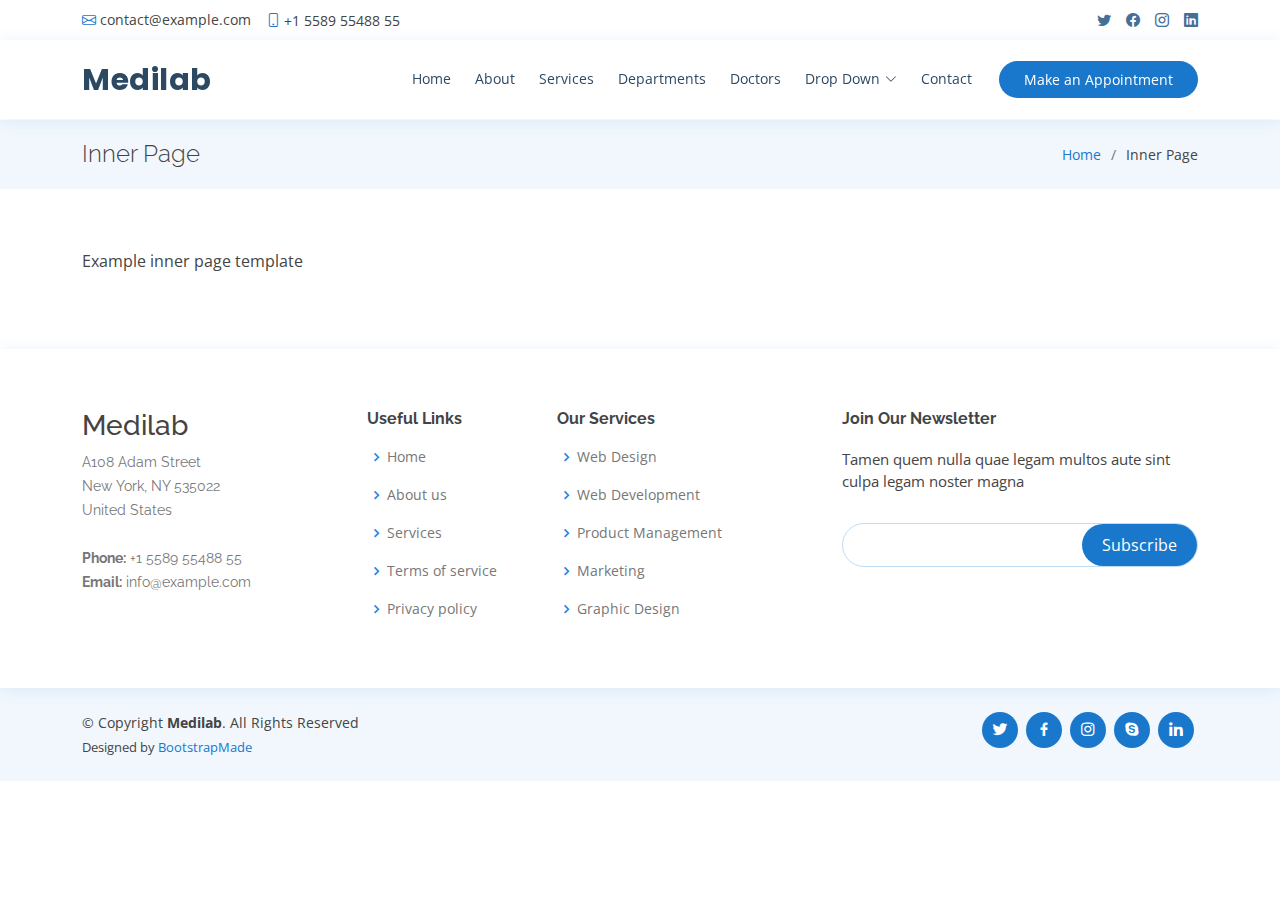
<file: inner-page.html>
<!DOCTYPE html>
<html lang="en">

<head>
  <meta charset="utf-8">
  <meta content="width=device-width, initial-scale=1.0" name="viewport">

  <title>Inner Page - Medilab Bootstrap Template</title>
  <meta content="" name="description">
  <meta content="" name="keywords">

  <!-- Favicons -->
  <link href="assets/img/favicon.png" rel="icon">
  <link href="assets/img/apple-touch-icon.png" rel="apple-touch-icon">

  <!-- Google Fonts -->
  <link href="https://fonts.googleapis.com/css?family=Open+Sans:300,300i,400,400i,600,600i,700,700i|Raleway:300,300i,400,400i,500,500i,600,600i,700,700i|Poppins:300,300i,400,400i,500,500i,600,600i,700,700i" rel="stylesheet">

  <!-- Vendor CSS Files -->
  <link href="assets/vendor/fontawesome-free/css/all.min.css" rel="stylesheet">
  <link href="assets/vendor/animate.css/animate.min.css" rel="stylesheet">
  <link href="assets/vendor/bootstrap/css/bootstrap.min.css" rel="stylesheet">
  <link href="assets/vendor/bootstrap-icons/bootstrap-icons.css" rel="stylesheet">
  <link href="assets/vendor/boxicons/css/boxicons.min.css" rel="stylesheet">
  <link href="assets/vendor/glightbox/css/glightbox.min.css" rel="stylesheet">
  <link href="assets/vendor/remixicon/remixicon.css" rel="stylesheet">
  <link href="assets/vendor/swiper/swiper-bundle.min.css" rel="stylesheet">

  <!-- Template Main CSS File -->
  <link href="assets/css/style.css" rel="stylesheet">

  <!-- =======================================================
  * Template Name: Medilab
  * Updated: Mar 10 2023 with Bootstrap v5.2.3
  * Template URL: https://bootstrapmade.com/medilab-free-medical-bootstrap-theme/
  * Author: BootstrapMade.com
  * License: https://bootstrapmade.com/license/
  ======================================================== -->
</head>

<body>

  <!-- ======= Top Bar ======= -->
  <div id="topbar" class="d-flex align-items-center fixed-top">
    <div class="container d-flex justify-content-between">
      <div class="contact-info d-flex align-items-center">
        <i class="bi bi-envelope"></i> <a href="mailto:contact@example.com">contact@example.com</a>
        <i class="bi bi-phone"></i> +1 5589 55488 55
      </div>
      <div class="d-none d-lg-flex social-links align-items-center">
        <a href="#" class="twitter"><i class="bi bi-twitter"></i></a>
        <a href="#" class="facebook"><i class="bi bi-facebook"></i></a>
        <a href="#" class="instagram"><i class="bi bi-instagram"></i></a>
        <a href="#" class="linkedin"><i class="bi bi-linkedin"></i></i></a>
      </div>
    </div>
  </div>

  <!-- ======= Header ======= -->
  <header id="header" class="fixed-top">
    <div class="container d-flex align-items-center">

      <h1 class="logo me-auto"><a href="index.html">Medilab</a></h1>
      <!-- Uncomment below if you prefer to use an image logo -->
      <!-- <a href="index.html" class="logo me-auto"><img src="assets/img/logo.png" alt="" class="img-fluid"></a>-->

      <nav id="navbar" class="navbar order-last order-lg-0">
        <ul>
          <li><a class="nav-link scrollto " href="#hero">Home</a></li>
          <li><a class="nav-link scrollto" href="#about">About</a></li>
          <li><a class="nav-link scrollto" href="#services">Services</a></li>
          <li><a class="nav-link scrollto" href="#departments">Departments</a></li>
          <li><a class="nav-link scrollto" href="#doctors">Doctors</a></li>
          <li class="dropdown"><a href="#"><span>Drop Down</span> <i class="bi bi-chevron-down"></i></a>
            <ul>
              <li><a href="#">Drop Down 1</a></li>
              <li class="dropdown"><a href="#"><span>Deep Drop Down</span> <i class="bi bi-chevron-right"></i></a>
                <ul>
                  <li><a href="#">Deep Drop Down 1</a></li>
                  <li><a href="#">Deep Drop Down 2</a></li>
                  <li><a href="#">Deep Drop Down 3</a></li>
                  <li><a href="#">Deep Drop Down 4</a></li>
                  <li><a href="#">Deep Drop Down 5</a></li>
                </ul>
              </li>
              <li><a href="#">Drop Down 2</a></li>
              <li><a href="#">Drop Down 3</a></li>
              <li><a href="#">Drop Down 4</a></li>
            </ul>
          </li>
          <li><a class="nav-link scrollto" href="#contact">Contact</a></li>
        </ul>
        <i class="bi bi-list mobile-nav-toggle"></i>
      </nav><!-- .navbar -->

      <a href="#appointment" class="appointment-btn scrollto"><span class="d-none d-md-inline">Make an</span> Appointment</a>

    </div>
  </header><!-- End Header -->

  <main id="main">

    <!-- ======= Breadcrumbs Section ======= -->
    <section class="breadcrumbs">
      <div class="container">

        <div class="d-flex justify-content-between align-items-center">
          <h2>Inner Page</h2>
          <ol>
            <li><a href="index.html">Home</a></li>
            <li>Inner Page</li>
          </ol>
        </div>

      </div>
    </section><!-- End Breadcrumbs Section -->

    <section class="inner-page">
      <div class="container">
        <p>
          Example inner page template
        </p>
      </div>
    </section>

  </main><!-- End #main -->

  <!-- ======= Footer ======= -->
  <footer id="footer">

    <div class="footer-top">
      <div class="container">
        <div class="row">

          <div class="col-lg-3 col-md-6 footer-contact">
            <h3>Medilab</h3>
            <p>
              A108 Adam Street <br>
              New York, NY 535022<br>
              United States <br><br>
              <strong>Phone:</strong> +1 5589 55488 55<br>
              <strong>Email:</strong> info@example.com<br>
            </p>
          </div>

          <div class="col-lg-2 col-md-6 footer-links">
            <h4>Useful Links</h4>
            <ul>
              <li><i class="bx bx-chevron-right"></i> <a href="#">Home</a></li>
              <li><i class="bx bx-chevron-right"></i> <a href="#">About us</a></li>
              <li><i class="bx bx-chevron-right"></i> <a href="#">Services</a></li>
              <li><i class="bx bx-chevron-right"></i> <a href="#">Terms of service</a></li>
              <li><i class="bx bx-chevron-right"></i> <a href="#">Privacy policy</a></li>
            </ul>
          </div>

          <div class="col-lg-3 col-md-6 footer-links">
            <h4>Our Services</h4>
            <ul>
              <li><i class="bx bx-chevron-right"></i> <a href="#">Web Design</a></li>
              <li><i class="bx bx-chevron-right"></i> <a href="#">Web Development</a></li>
              <li><i class="bx bx-chevron-right"></i> <a href="#">Product Management</a></li>
              <li><i class="bx bx-chevron-right"></i> <a href="#">Marketing</a></li>
              <li><i class="bx bx-chevron-right"></i> <a href="#">Graphic Design</a></li>
            </ul>
          </div>

          <div class="col-lg-4 col-md-6 footer-newsletter">
            <h4>Join Our Newsletter</h4>
            <p>Tamen quem nulla quae legam multos aute sint culpa legam noster magna</p>
            <form action="" method="post">
              <input type="email" name="email"><input type="submit" value="Subscribe">
            </form>
          </div>

        </div>
      </div>
    </div>

    <div class="container d-md-flex py-4">

      <div class="me-md-auto text-center text-md-start">
        <div class="copyright">
          &copy; Copyright <strong><span>Medilab</span></strong>. All Rights Reserved
        </div>
        <div class="credits">
          <!-- All the links in the footer should remain intact. -->
          <!-- You can delete the links only if you purchased the pro version. -->
          <!-- Licensing information: https://bootstrapmade.com/license/ -->
          <!-- Purchase the pro version with working PHP/AJAX contact form: https://bootstrapmade.com/medilab-free-medical-bootstrap-theme/ -->
          Designed by <a href="https://bootstrapmade.com/">BootstrapMade</a>
        </div>
      </div>
      <div class="social-links text-center text-md-right pt-3 pt-md-0">
        <a href="#" class="twitter"><i class="bx bxl-twitter"></i></a>
        <a href="#" class="facebook"><i class="bx bxl-facebook"></i></a>
        <a href="#" class="instagram"><i class="bx bxl-instagram"></i></a>
        <a href="#" class="google-plus"><i class="bx bxl-skype"></i></a>
        <a href="#" class="linkedin"><i class="bx bxl-linkedin"></i></a>
      </div>
    </div>
  </footer><!-- End Footer -->

  <div id="preloader"></div>
  <a href="#" class="back-to-top d-flex align-items-center justify-content-center"><i class="bi bi-arrow-up-short"></i></a>

  <!-- Vendor JS Files -->
  <script src="assets/vendor/purecounter/purecounter_vanilla.js"></script>
  <script src="assets/vendor/bootstrap/js/bootstrap.bundle.min.js"></script>
  <script src="assets/vendor/glightbox/js/glightbox.min.js"></script>
  <script src="assets/vendor/swiper/swiper-bundle.min.js"></script>
  <script src="assets/vendor/php-email-form/validate.js"></script>

  <!-- Template Main JS File -->
  <script src="assets/js/main.js"></script>

</body>

</html>
</file>
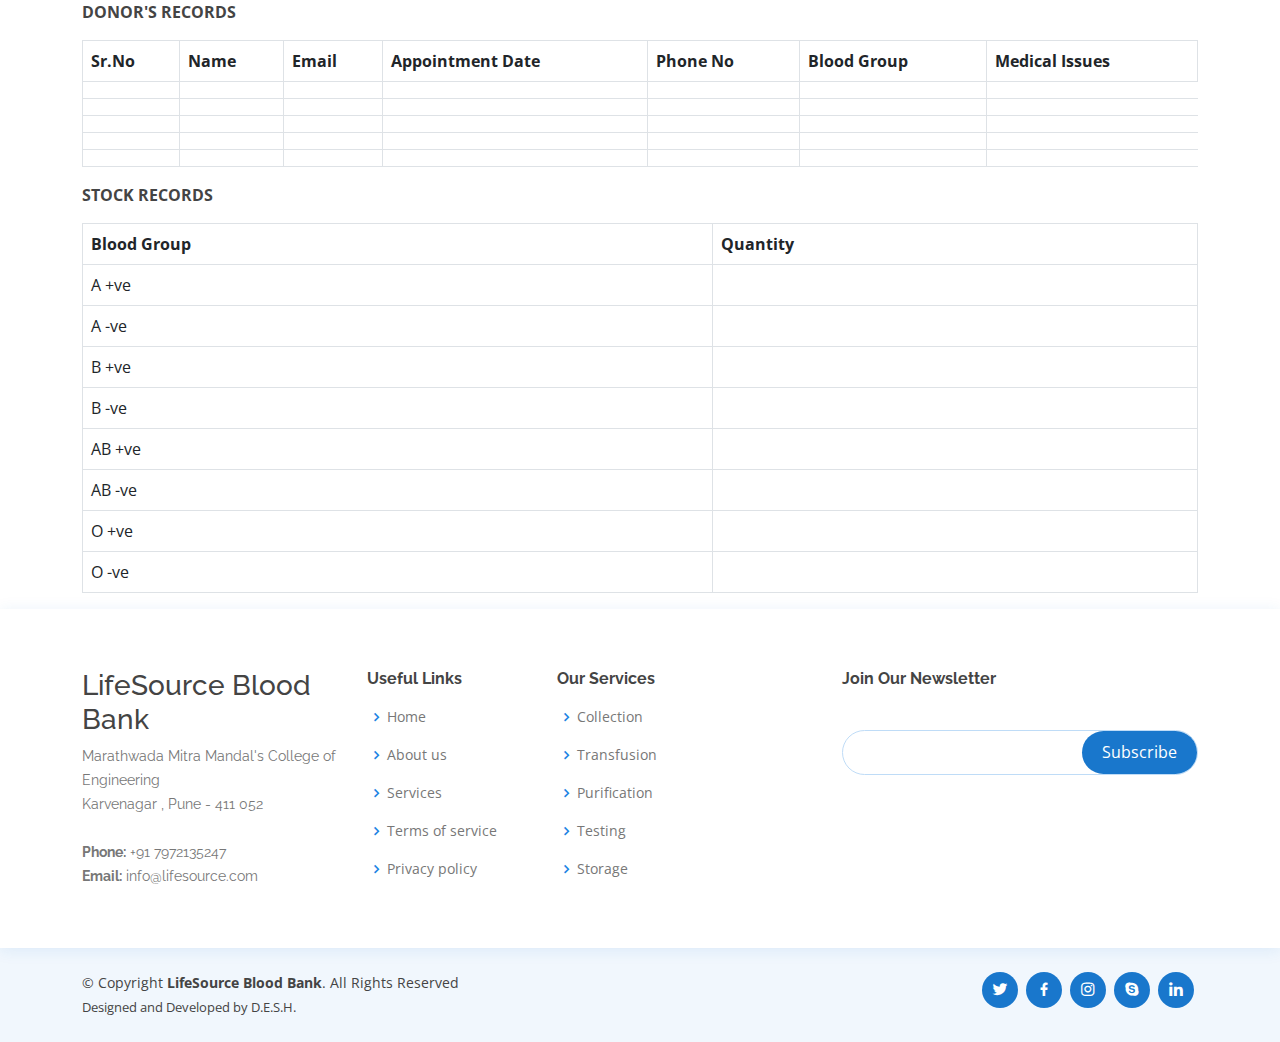
<file: stock.html>
<!DOCTYPE html>
<html lang="en">

<head>
  <meta charset="utf-8">
  <meta content="width=device-width, initial-scale=1.0" name="viewport">

  <title>LifeSource Blood Bank Bootstrap Template - Index</title>
  <meta content="" name="description">
  <meta content="" name="keywords">

  <!-- Favicons -->
  <link href="assets/img/logo" rel="icon">
  <link href="assets/img/logo" rel="apple-touch-icon">

  <!-- Google Fonts -->
  <link href="https://fonts.googleapis.com/css?family=Open+Sans:300,300i,400,400i,600,600i,700,700i|Raleway:300,300i,400,400i,500,500i,600,600i,700,700i|Poppins:300,300i,400,400i,500,500i,600,600i,700,700i" rel="stylesheet">

  <!-- Vendor CSS Files -->
  <link href="assets/vendor/fontawesome-free/css/all.min.css" rel="stylesheet">
  <link href="assets/vendor/animate.css/animate.min.css" rel="stylesheet">
  <link href="assets/vendor/bootstrap/css/bootstrap.min.css" rel="stylesheet">
  <link href="assets/vendor/bootstrap-icons/bootstrap-icons.css" rel="stylesheet">
  <link href="assets/vendor/boxicons/css/boxicons.min.css" rel="stylesheet">
  <link href="assets/vendor/glightbox/css/glightbox.min.css" rel="stylesheet">
  <link href="assets/vendor/remixicon/remixicon.css" rel="stylesheet">
  <link href="assets/vendor/swiper/swiper-bundle.min.css" rel="stylesheet">

  <!-- Template Main CSS File -->
  <link href="assets/css/style.css" rel="stylesheet">


<body>


    <div class="container">
        <p><b>DONOR'S RECORDS</b></p>
        <div class = "table-responsive">
            <table class="table table-bordered">
            <thead>
                <tr>
                <th>Sr.No</th>
                <th>Name</th>
                <th>Email</th>
                <th>Appointment Date</th>
                <th>Phone No</th>
                <th>Blood Group</th>
                <th>Medical Issues</th>
                
                </tr>
            </thead>
            <tbody>
                <tr>
                <td></td>        
                <td></td>       
                <td></td>
                <td></td>        
                <td></td>       
                <td></td>         
                </tr>
                <tr>
                <td></td>        
                <td></td>       
                <td></td> 
                <td></td>
                <td></td>
                <td></td>
                </tr>
                <tr>
                <td></td>
                <td></td>
                <td></td>
                <td></td>        
                <td></td>       
                <td></td> 
                </tr>
                <tr>
                <td></td>
                <td></td>
                <td></td>
                <td></td>        
                <td></td>       
                <td></td> 
                </tr>
                <tr>
                <td></td>
                <td></td>
                <td></td>
                <td></td>        
                <td></td>       
                <td></td> 
                </tr>
            </tbody>
            </table>
        </div>
    </div>


   

    <div class="container">
        <p><b>STOCK RECORDS</b></p>
        <div class = "table-responsive" >
            <table class="table table-bordered">
            <thead>
                <tr>
                <th>Blood Group</th>
                <th>Quantity</th>
                </tr>
            </thead>
            <tbody>
                <tr>
                <td>A +ve</td>     
                <td></td>              
                </tr>
                <tr>
                <td>A -ve</td>        
                <td></td>        
                </tr>
                <tr>
                <td>B +ve</td>
                <td></td>
                </tr>
                <tr>
                <td>B -ve</td>
                <td></td>
                </tr>
                <tr>
                <td>AB +ve</td>
                <td></td> 
                </tr>
                <tr>
                <td>AB -ve</td>
                <td></td>
                <tr>
                <td>O +ve</td>
                <td></td> 
                </tr> 
                <td>O -ve</td>
                <td></td> 
                </tr>
                </tr>

            </tbody>
            </table>
        </div>
    </div>











    <!-- ======= Footer ======= -->
  <footer id="footer">

    <div class="footer-top">
      <div class="container">
        <div class="row">

          <div class="col-lg-3 col-md-6 footer-contact">
            <h3>LifeSource Blood Bank</h3>
            <p>
              Marathwada Mitra Mandal's College of Engineering<br>
              Karvenagar , Pune - 411 052<br><br>
              <strong>Phone:</strong> +91 7972135247<br>
              <strong>Email:</strong> info@lifesource.com<br>
            </p>
          </div>

          <div class="col-lg-2 col-md-6 footer-links">
            <h4>Useful Links</h4>
            <ul>
              <li><i class="bx bx-chevron-right"></i> <a href="index.html">Home</a></li>
              <li><i class="bx bx-chevron-right"></i> <a href="#">About us</a></li>
              <li><i class="bx bx-chevron-right"></i> <a href="services.html">Services</a></li>
              <li><i class="bx bx-chevron-right"></i> <a href="#">Terms of service</a></li>
              <li><i class="bx bx-chevron-right"></i> <a href="#">Privacy policy</a></li>
            </ul>
          </div>

          <div class="col-lg-3 col-md-6 footer-links">
            <h4>Our Services</h4>
            <ul>
              <li><i class="bx bx-chevron-right"></i> <a href="#">Collection</a></li>
              <li><i class="bx bx-chevron-right"></i> <a href="#">Transfusion</a></li>
              <li><i class="bx bx-chevron-right"></i> <a href="#">Purification</a></li>
              <li><i class="bx bx-chevron-right"></i> <a href="#">Testing</a></li>
              <li><i class="bx bx-chevron-right"></i> <a href="#">Storage</a></li>
            </ul>
          </div>

          <div class="col-lg-4 col-md-6 footer-newsletter">
            <h4>Join Our Newsletter</h4>
            <p></p>
            <form action="" method="post">
              <input type="email" name="email"><input type="submit" value="Subscribe">
            </form>
          </div>

        </div>
      </div>
    </div>

    <div class="container d-md-flex py-4">

      <div class="me-md-auto text-center text-md-start">
        <div class="copyright">
          &copy; Copyright <strong><span>LifeSource Blood Bank</span></strong>. All Rights Reserved
        </div>
        <div class="credits">
          Designed and Developed by D.E.S.H.</a>
        </div>
      </div>
      <div class="social-links text-center text-md-right pt-3 pt-md-0">
        <a href="#" class="twitter"><i class="bx bxl-twitter"></i></a>
        <a href="#" class="facebook"><i class="bx bxl-facebook"></i></a>
        <a href="#" class="instagram"><i class="bx bxl-instagram"></i></a>
        <a href="#" class="google-plus"><i class="bx bxl-skype"></i></a>
        <a href="#" class="linkedin"><i class="bx bxl-linkedin"></i></a>
      </div>
    </div>
  </footer><!-- End Footer -->

  <div id="preloader"></div>
  <a href="#" class="back-to-top d-flex align-items-center justify-content-center"><i class="bi bi-arrow-up-short"></i></a>

  <!-- Vendor JS Files -->
  <script src="assets/vendor/purecounter/purecounter_vanilla.js"></script>
  <script src="assets/vendor/bootstrap/js/bootstrap.bundle.min.js"></script>
  <script src="assets/vendor/glightbox/js/glightbox.min.js"></script>
  <script src="assets/vendor/swiper/swiper-bundle.min.js"></script>
  <script src="assets/vendor/php-email-form/validate.js"></script>

  <!-- Template Main JS File -->
  <script src="assets/js/main.js"></script>

</body>

</html>
</file>
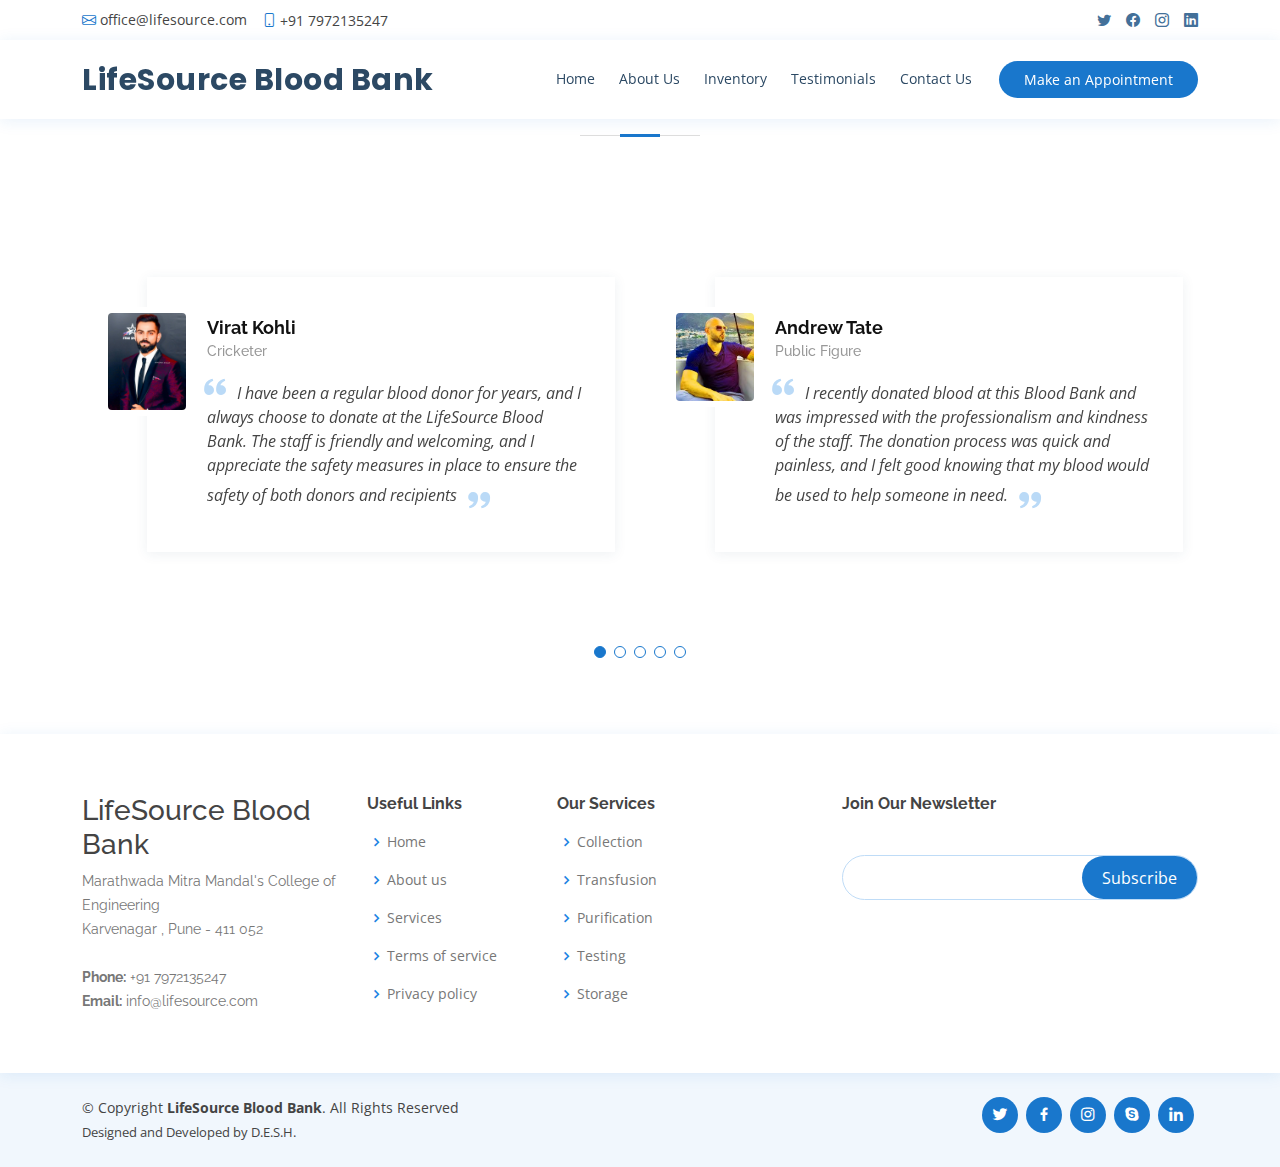
<file: testimonial.html>
<!DOCTYPE html>
<html lang="en">

<head>
  <meta charset="utf-8">
  <meta content="width=device-width, initial-scale=1.0" name="viewport">

  <title>LifeSource Blood Bank Bootstrap Template - Index</title>
  <meta content="" name="description">
  <meta content="" name="keywords">

  <!-- Favicons -->
  <link href="assets/img/logo" rel="icon">
  <link href="assets/img/logo" rel="apple-touch-icon">

  <!-- Google Fonts -->
  <link href="https://fonts.googleapis.com/css?family=Open+Sans:300,300i,400,400i,600,600i,700,700i|Raleway:300,300i,400,400i,500,500i,600,600i,700,700i|Poppins:300,300i,400,400i,500,500i,600,600i,700,700i" rel="stylesheet">

  <!-- Vendor CSS Files -->
  <link href="assets/vendor/fontawesome-free/css/all.min.css" rel="stylesheet">
  <link href="assets/vendor/animate.css/animate.min.css" rel="stylesheet">
  <link href="assets/vendor/bootstrap/css/bootstrap.min.css" rel="stylesheet">
  <link href="assets/vendor/bootstrap-icons/bootstrap-icons.css" rel="stylesheet">
  <link href="assets/vendor/boxicons/css/boxicons.min.css" rel="stylesheet">
  <link href="assets/vendor/glightbox/css/glightbox.min.css" rel="stylesheet">
  <link href="assets/vendor/remixicon/remixicon.css" rel="stylesheet">
  <link href="assets/vendor/swiper/swiper-bundle.min.css" rel="stylesheet">

  <!-- Template Main CSS File -->
  <link href="assets/css/style.css" rel="stylesheet">

</head>

<body>

    <!-- ======= Top Bar ======= -->
    <div id="topbar" class="d-flex align-items-center fixed-top">
      <div class="container d-flex justify-content-between">
        <div class="contact-info d-flex align-items-center">
          <i class="bi bi-envelope"></i> <a href="mailto:contact@example.com">office@lifesource.com</a>
          <i class="bi bi-phone"></i> +91 7972135247
        </div>
        <div class="d-none d-lg-flex social-links align-items-center">
          <a href="#" class="twitter"><i class="bi bi-twitter"></i></a>
          <a href="#" class="facebook"><i class="bi bi-facebook"></i></a>
          <a href="#" class="instagram"><i class="bi bi-instagram"></i></a>
          <a href="#" class="linkedin"><i class="bi bi-linkedin"></i></i></a>
        </div>
      </div>
    </div>
  
    <!-- ======= Header ======= -->
    <header id="header" class="fixed-top">
      <div class="container d-flex align-items-center">
  
        <h1 class="logo me-auto"><a href="index.html">LifeSource Blood Bank</a></h1>
        <!-- Uncomment below if you prefer to use an image logo -->
        <!-- <a href="index.html" class="logo me-auto"><img src="assets/img/logo.png" alt="" class="img-fluid"></a>-->
  
        <nav id="navbar" class="navbar order-last order-lg-0">
          <ul>
            <li><a href="index.html">Home</a></li>
            <li><a href="about.html">About Us</a></li>
            <li><a href="stock.html">Inventory</a></li>
            <li><a href="testimonial.html">Testimonials</a></li>
            <li><a href="ContactUs.html">Contact Us</a></li>
          </ul>
          <i class="bi bi-list mobile-nav-toggle"></i>
        </nav><!-- .navbar -->
  
        <a href="appointment.html" class="appointment-btn scrollto"><span class="d-none d-md-inline">Make an</span> Appointment</a>
  
      </div>
    </header><!-- End Header -->

    <!-- ======= Testimonials Section ======= -->


    <div class="section-title">
        <h2>_______</h2>
        
        <h2>Testimonials</h2>
        
      </div>
  
      <section id="testimonials" class="testimonials">
        <div class="container">
  
          <div class="testimonials-slider swiper" data-aos="fade-up" data-aos-delay="100">
            <div class="swiper-wrapper">
  
              <div class="swiper-slide">
                <div class="testimonial-wrap">
                  <div class="testimonial-item">
                    <img src="assets/img/testimonials/virat.jpg" class="testimonial-img" alt="">
                    <h3>Virat Kohli</h3>
                    <h4>Cricketer</h4>
                    <p>
                      <i class="bx bxs-quote-alt-left quote-icon-left"></i>
                      I have been a regular blood donor for years, and I always choose to donate at the LifeSource Blood Bank. 
                      The staff is friendly and welcoming, and I appreciate the safety measures in place to ensure the 
                      safety of both donors and recipients
                      
                      <i class="bx bxs-quote-alt-right quote-icon-right"></i>
                    </p>
                  </div>
                </div>
              </div><!-- End testimonial item -->
  
              <div class="swiper-slide">
                <div class="testimonial-wrap">
                  <div class="testimonial-item">
                    <img src="assets/img/testimonials/andrew.jpg" class="testimonial-img" alt="">
                    <h3>Andrew Tate</h3>
                    <h4>Public Figure</h4>
                    <p>
                      <i class="bx bxs-quote-alt-left quote-icon-left"></i>
                      I recently donated blood at this Blood Bank and was impressed with the professionalism and kindness of the staff.
                       The donation process was quick and painless, and I felt good knowing that my blood would be used to help someone in need.
                      <i class="bx bxs-quote-alt-right quote-icon-right"></i>
                    </p>
                  </div>
                </div>
              </div><!-- End testimonial item -->
  
              <div class="swiper-slide">
                <div class="testimonial-wrap">
                  <div class="testimonial-item">
                    <img src="assets/img/testimonials/baburao.jpg" class="testimonial-img" alt="">
                    <h3>Baburao Ganpatrao Apte</h3>
                    <h4>Mechanic</h4>
                    <p>
                      <i class="bx bxs-quote-alt-left quote-icon-left"></i>
                      कर्करोगातून बरे होण्यात रक्तपेढीने महत्त्वाची भूमिका बजावली. माझ्या उपचारादरम्यान मला अनेक रक्तसंक्रमण करावे लागले,
                      आणि कर्मचार्‍यांनी मला प्रक्रियेदरम्यान नेहमीच आरामशीर आणि आरामदायी वाटले. त्यांच्या समर्पण आणि कठोर परिश्रमाबद्दल
                      मी त्यांचे आभार मानू शकत नाही.
                      <i class="bx bxs-quote-alt-right quote-icon-right"></i>
                    </p>
                  </div>
                </div>
              </div><!-- End testimonial item -->
  
              <div class="swiper-slide">
                <div class="testimonial-wrap">
                  <div class="testimonial-item">
                    <img src="assets/img/testimonials/harvey.jpg" class="testimonial-img" alt="">
                    <h3>Harvey Specter</h3>
                    <h4>Lawyer</h4>
                    <p>
                      <i class="bx bxs-quote-alt-left quote-icon-left"></i>
                      I recently organized a blood drive at my workplace, and the
                      blood bank staff were incredibly helpful in making it a success.
                      They provided all the necessary materials and guidance, and the 
                      donation process was smooth and efficient. It was a great experience,
                      and we plan to host more drives in the future.
                      <i class="bx bxs-quote-alt-right quote-icon-right"></i>
                    </p>
                  </div>
                </div>
              </div><!-- End testimonial item -->
  
              <div class="swiper-slide">
                <div class="testimonial-wrap">
                  <div class="testimonial-item">
                    <img src="assets/img/testimonials/osama.jpg" class="testimonial-img" alt="">
                    <h3>Osama Bin Laden</h3>
                    <h4>C.E.O of Alkayda</h4>
                    <p>
                      <i class="bx bxs-quote-alt-left quote-icon-left"></i>
                      احتاج أحد أفراد عائلتي إلى نقل دم خلال حالة طبية طارئة
                      ، وكنا ممتنين جدًا لتوفر بنك الدم. عمل الموظفون بسرعة لتوفير منتجات
                      الدم اللازمة ، ويمكننا أن نرى مباشرة تأثير عملهم المنقذ للحياة
                      <i class="bx bxs-quote-alt-right quote-icon-right"></i>
                    </p>
                  </div>
                </div>
              </div><!-- End testimonial item -->
  
            </div>
            <div class="swiper-pagination"></div>
          </div>
  
        </div>
      </section><!-- End Testimonials Section -->

      <!-- ======= Footer ======= -->
  <footer id="footer">

    <div class="footer-top">
      <div class="container">
        <div class="row">

          <div class="col-lg-3 col-md-6 footer-contact">
            <h3>LifeSource Blood Bank</h3>
            <p>
              Marathwada Mitra Mandal's College of Engineering<br>
              Karvenagar , Pune - 411 052<br><br>
              <strong>Phone:</strong> +91 7972135247<br>
              <strong>Email:</strong> info@lifesource.com<br>
            </p>
          </div>

          <div class="col-lg-2 col-md-6 footer-links">
            <h4>Useful Links</h4>
            <ul>
              <li><i class="bx bx-chevron-right"></i> <a href="index.html">Home</a></li>
              <li><i class="bx bx-chevron-right"></i> <a href="#">About us</a></li>
              <li><i class="bx bx-chevron-right"></i> <a href="services.html">Services</a></li>
              <li><i class="bx bx-chevron-right"></i> <a href="#">Terms of service</a></li>
              <li><i class="bx bx-chevron-right"></i> <a href="#">Privacy policy</a></li>
            </ul>
          </div>

          <div class="col-lg-3 col-md-6 footer-links">
            <h4>Our Services</h4>
            <ul>
              <li><i class="bx bx-chevron-right"></i> <a href="#">Collection</a></li>
              <li><i class="bx bx-chevron-right"></i> <a href="#">Transfusion</a></li>
              <li><i class="bx bx-chevron-right"></i> <a href="#">Purification</a></li>
              <li><i class="bx bx-chevron-right"></i> <a href="#">Testing</a></li>
              <li><i class="bx bx-chevron-right"></i> <a href="#">Storage</a></li>
            </ul>
          </div>

          <div class="col-lg-4 col-md-6 footer-newsletter">
            <h4>Join Our Newsletter</h4>
            <p></p>
            <form action="" method="post">
              <input type="email" name="email"><input type="submit" value="Subscribe">
            </form>
          </div>

        </div>
      </div>
    </div>

    <div class="container d-md-flex py-4">

      <div class="me-md-auto text-center text-md-start">
        <div class="copyright">
          &copy; Copyright <strong><span>LifeSource Blood Bank</span></strong>. All Rights Reserved
        </div>
        <div class="credits">
          <!-- All the links in the footer should remain intact. -->
          <!-- You can delete the links only if you purchased the pro version. -->
          <!-- Licensing information: https://bootstrapmade.com/license/ -->
          <!-- Purchase the pro version with working PHP/AJAX contact form: https://bootstrapmade.com/LifeSource Blood Bank-free-medical-bootstrap-theme/ -->
          Designed and Developed by D.E.S.H.</a>
        </div>
      </div>
      <div class="social-links text-center text-md-right pt-3 pt-md-0">
        <a href="#" class="twitter"><i class="bx bxl-twitter"></i></a>
        <a href="#" class="facebook"><i class="bx bxl-facebook"></i></a>
        <a href="#" class="instagram"><i class="bx bxl-instagram"></i></a>
        <a href="#" class="google-plus"><i class="bx bxl-skype"></i></a>
        <a href="#" class="linkedin"><i class="bx bxl-linkedin"></i></a>
      </div>
    </div>
  </footer><!-- End Footer -->

  <div id="preloader"></div>
  <a href="#" class="back-to-top d-flex align-items-center justify-content-center"><i class="bi bi-arrow-up-short"></i></a>

  <!-- Vendor JS Files -->
  <script src="assets/vendor/purecounter/purecounter_vanilla.js"></script>
  <script src="assets/vendor/bootstrap/js/bootstrap.bundle.min.js"></script>
  <script src="assets/vendor/glightbox/js/glightbox.min.js"></script>
  <script src="assets/vendor/swiper/swiper-bundle.min.js"></script>
  <script src="assets/vendor/php-email-form/validate.js"></script>

  <!-- Template Main JS File -->
  <script src="assets/js/main.js"></script>

</body>

</html>
</file>
<file: assets/css/style.css>
body {
  font-family: "Open Sans", sans-serif;
  color: #444444;
}

a {
  color: #1977cc;
  text-decoration: none;
}

a:hover {
  color: #3291e6;
  text-decoration: none;
}

h1,
h2,
h3,
h4,
h5,
h6 {
  font-family: "Raleway", sans-serif;
}

/*--------------------------------------------------------------
# Preloader
--------------------------------------------------------------*/
#preloader {
  position: fixed;
  top: 0;
  left: 0;
  right: 0;
  bottom: 0;
  z-index: 9999;
  overflow: hidden;
  background: #fff;
}

#preloader:before {
  content: "";
  position: fixed;
  top: calc(50% - 30px);
  left: calc(50% - 30px);
  border: 6px solid #1977cc;
  border-top-color: #d1e6f9;
  border-radius: 50%;
  width: 60px;
  height: 60px;
  animation: animate-preloader 1s linear infinite;
}

@keyframes animate-preloader {
  0% {
    transform: rotate(0deg);
  }

  100% {
    transform: rotate(360deg);
  }
}

/*--------------------------------------------------------------
# Back to top button
--------------------------------------------------------------*/
.back-to-top {
  position: fixed;
  visibility: hidden;
  opacity: 0;
  right: 15px;
  bottom: 15px;
  z-index: 996;
  background: #1977cc;
  width: 40px;
  height: 40px;
  border-radius: 4px;
  transition: all 0.4s;
}

.back-to-top i {
  font-size: 28px;
  color: #fff;
  line-height: 0;
}

.back-to-top:hover {
  background: #298ce5;
  color: #fff;
}

.back-to-top.active {
  visibility: visible;
  opacity: 1;
}

.datepicker-dropdown {
  padding: 20px !important;
}

/*--------------------------------------------------------------
# Top Bar
--------------------------------------------------------------*/
#topbar {
  background: #fff;
  height: 40px;
  font-size: 14px;
  transition: all 0.5s;
  z-index: 996;
}

#topbar.topbar-scrolled {
  top: -40px;
}

#topbar .contact-info a {
  line-height: 1;
  color: #444444;
  transition: 0.3s;
}

#topbar .contact-info a:hover {
  color: #1977cc;
}

#topbar .contact-info i {
  color: #1977cc;
  padding-right: 4px;
  margin-left: 15px;
  line-height: 0;
}

#topbar .contact-info i:first-child {
  margin-left: 0;
}

#topbar .social-links a {
  color: #437099;
  padding-left: 15px;
  display: inline-block;
  line-height: 1px;
  transition: 0.3s;
}

#topbar .social-links a:hover {
  color: #1977cc;
}

#topbar .social-links a:first-child {
  border-left: 0;
}

/*--------------------------------------------------------------
# Header
--------------------------------------------------------------*/
#header {
  background: #fff;
  transition: all 0.5s;
  z-index: 997;
  padding: 15px 0;
  top: 40px;
  box-shadow: 0px 2px 15px rgba(25, 119, 204, 0.1);
}

#header.header-scrolled {
  top: 0;
}

#header .logo {
  font-size: 30px;
  margin: 0;
  padding: 0;
  line-height: 1;
  font-weight: 700;
  letter-spacing: 0.5px;
  font-family: "Poppins", sans-serif;
}

#header .logo a {
  color: #2c4964;
}

#header .logo img {
  max-height: 40px;
}

/**
* Appointment Button *
*/
.appointment-btn {
  margin-left: 25px;
  background: #1977cc;
  color: #fff;
  border-radius: 50px;
  padding: 8px 25px;
  white-space: nowrap;
  transition: 0.3s;
  font-size: 14px;
  display: inline-block;
}

.appointment-btn:hover {
  background: #166ab5;
  color: #fff;
}

@media (max-width: 768px) {
  .appointment-btn {
    margin: 0 15px 0 0;
    padding: 6px 18px;
  }
}

/*--------------------------------------------------------------
# Navigation Menu
--------------------------------------------------------------*/
/**
* Desktop Navigation 
*/
.navbar {
  padding: 0;
}

.navbar ul {
  margin: 0;
  padding: 0;
  display: flex;
  list-style: none;
  align-items: center;
}

.navbar li {
  position: relative;
}

.navbar>ul>li {
  position: relative;
  white-space: nowrap;
  padding: 8px 0 8px 20px;
}

.navbar a,
.navbar a:focus {
  display: flex;
  align-items: center;
  justify-content: space-between;
  font-size: 14px;
  color: #2c4964;
  white-space: nowrap;
  transition: 0.3s;
  border-bottom: 2px solid #fff;
  padding: 5px 2px;
}

.navbar a i,
.navbar a:focus i {
  font-size: 12px;
  line-height: 0;
  margin-left: 5px;
}

.navbar a:hover,
.navbar .active,
.navbar .active:focus,
.navbar li:hover>a {
  color: #1977cc;
  border-color: #1977cc;
}

.navbar .dropdown ul {
  display: block;
  position: absolute;
  left: 20px;
  top: calc(100% + 30px);
  margin: 0;
  padding: 10px 0;
  z-index: 99;
  opacity: 0;
  visibility: hidden;
  background: #fff;
  box-shadow: 0px 0px 30px rgba(127, 137, 161, 0.25);
  transition: 0.3s;
}

.navbar .dropdown ul li {
  min-width: 200px;
}

.navbar .dropdown ul a {
  padding: 10px 20px;
  font-size: 14px;
  font-weight: 500;
  text-transform: none;
  color: #082744;
  border: none;
}

.navbar .dropdown ul a i {
  font-size: 12px;
}

.navbar .dropdown ul a:hover,
.navbar .dropdown ul .active:hover,
.navbar .dropdown ul li:hover>a {
  color: #1977cc;
}

.navbar .dropdown:hover>ul {
  opacity: 1;
  top: 100%;
  visibility: visible;
}

.navbar .dropdown .dropdown ul {
  top: 0;
  left: calc(100% - 30px);
  visibility: hidden;
}

.navbar .dropdown .dropdown:hover>ul {
  opacity: 1;
  top: 0;
  left: 100%;
  visibility: visible;
}

@media (max-width: 1366px) {
  .navbar .dropdown .dropdown ul {
    left: -90%;
  }

  .navbar .dropdown .dropdown:hover>ul {
    left: -100%;
  }
}

/**
* Mobile Navigation 
*/
.mobile-nav-toggle {
  color: #2c4964;
  font-size: 28px;
  cursor: pointer;
  display: none;
  line-height: 0;
  transition: 0.5s;
}

.mobile-nav-toggle.bi-x {
  color: #fff;
}

@media (max-width: 991px) {
  .mobile-nav-toggle {
    display: block;
  }

  .navbar ul {
    display: none;
  }
}

.navbar-mobile {
  position: fixed;
  overflow: hidden;
  top: 0;
  right: 0;
  left: 0;
  bottom: 0;
  background: rgba(28, 47, 65, 0.9);
  transition: 0.3s;
  z-index: 999;
}

.navbar-mobile .mobile-nav-toggle {
  position: absolute;
  top: 15px;
  right: 15px;
}

.navbar-mobile ul {
  display: block;
  position: absolute;
  top: 55px;
  right: 15px;
  bottom: 15px;
  left: 15px;
  padding: 10px 0;
  background-color: #fff;
  overflow-y: auto;
  transition: 0.3s;
}

.navbar-mobile>ul>li {
  padding: 0;
}

.navbar-mobile a,
.navbar-mobile a:focus {
  padding: 10px 20px;
  font-size: 15px;
  color: #2c4964;
  border: none;
}

.navbar-mobile a:hover,
.navbar-mobile .active,
.navbar-mobile li:hover>a {
  color: #1977cc;
}

.navbar-mobile .getstarted,
.navbar-mobile .getstarted:focus {
  margin: 15px;
}

.navbar-mobile .dropdown ul {
  position: static;
  display: none;
  margin: 10px 20px;
  padding: 10px 0;
  z-index: 99;
  opacity: 1;
  visibility: visible;
  background: #fff;
  box-shadow: 0px 0px 30px rgba(127, 137, 161, 0.25);
}

.navbar-mobile .dropdown ul li {
  min-width: 200px;
}

.navbar-mobile .dropdown ul a {
  padding: 10px 20px;
}

.navbar-mobile .dropdown ul a i {
  font-size: 12px;
}

.navbar-mobile .dropdown ul a:hover,
.navbar-mobile .dropdown ul .active:hover,
.navbar-mobile .dropdown ul li:hover>a {
  color: #1977cc;
}

.navbar-mobile .dropdown>.dropdown-active {
  display: block;
}

/*--------------------------------------------------------------
# Hero Section
--------------------------------------------------------------*/
#hero {
  width: 100%;
  height: 90vh;
  background: url("../img/hero-bg.jpg") top center;
  background-size: cover;
  margin-bottom: -200px;
}

#hero .container {
  position: relative;
}

#hero h1 {
  margin: 0;
  font-size: 48px;
  font-weight: 700;
  line-height: 56px;
  text-transform: uppercase;
  color: #2c4964;
}

#hero h2 {
  color: #2c4964;
  margin: 10px 0 0 0;
  font-size: 24px;
}

#hero .btn-get-started {
  font-family: "Raleway", sans-serif;
  text-transform: uppercase;
  font-weight: 500;
  font-size: 14px;
  letter-spacing: 1px;
  display: inline-block;
  padding: 12px 35px;
  margin-top: 30px;
  border-radius: 50px;
  transition: 0.5s;
  color: #fff;
  background: #1977cc;
}

#hero .btn-get-started:hover {
  background: #3291e6;
}

@media (min-width: 1024px) {
  #hero {
    background-attachment: fixed;
  }
}

@media (max-width: 992px) {
  #hero {
    margin-bottom: 0;
    height: 100vh;
  }

  #hero .container {
    padding-bottom: 63px;
  }

  #hero h1 {
    font-size: 28px;
    line-height: 36px;
  }

  #hero h2 {
    font-size: 18px;
    line-height: 24px;
    margin-bottom: 30px;
  }
}

@media (max-height: 600px) {
  #hero {
    height: 110vh;
  }
}

/*--------------------------------------------------------------
# Sections General
--------------------------------------------------------------*/
section {
  padding: 60px 0;
  overflow: hidden;
}

.section-bg {
  background-color: #f1f7fd;
}

.section-title {
  text-align: center;
  padding-bottom: 30px;
}

.section-title h2 {
  font-size: 32px;
  font-weight: bold;
  margin-bottom: 20px;
  padding-bottom: 20px;
  position: relative;
  color: #2c4964;
}

.section-title h2::before {
  content: "";
  position: absolute;
  display: block;
  width: 120px;
  height: 1px;
  background: #ddd;
  bottom: 1px;
  left: calc(50% - 60px);
}

.section-title h2::after {
  content: "";
  position: absolute;
  display: block;
  width: 40px;
  height: 3px;
  background: #1977cc;
  bottom: 0;
  left: calc(50% - 20px);
}

.section-title p {
  margin-bottom: 0;
}

/*--------------------------------------------------------------
# Breadcrumbs
--------------------------------------------------------------*/
.breadcrumbs {
  padding: 20px 0;
  background-color: #f1f7fd;
  min-height: 40px;
  margin-top: 120px;
}

@media (max-width: 992px) {
  .breadcrumbs {
    margin-top: 100px;
  }
}

.breadcrumbs h2 {
  font-size: 24px;
  font-weight: 300;
  margin: 0;
}

@media (max-width: 992px) {
  .breadcrumbs h2 {
    margin: 0 0 10px 0;
  }
}

.breadcrumbs ol {
  display: flex;
  flex-wrap: wrap;
  list-style: none;
  padding: 0;
  margin: 0;
  font-size: 14px;
}

.breadcrumbs ol li+li {
  padding-left: 10px;
}

.breadcrumbs ol li+li::before {
  display: inline-block;
  padding-right: 10px;
  color: #6c757d;
  content: "/";
}

@media (max-width: 768px) {
  .breadcrumbs .d-flex {
    display: block !important;
  }

  .breadcrumbs ol {
    display: block;
  }

  .breadcrumbs ol li {
    display: inline-block;
  }
}

/*--------------------------------------------------------------
# Why Us
--------------------------------------------------------------*/
.why-us .content {
  padding: 30px;
  background: #1977cc;
  border-radius: 4px;
  color: #fff;
}

.why-us .content h3 {
  font-weight: 700;
  font-size: 34px;
  margin-bottom: 30px;
}

.why-us .content p {
  margin-bottom: 30px;
}

.why-us .content .more-btn {
  display: inline-block;
  background: rgba(255, 255, 255, 0.2);
  padding: 6px 30px 8px 30px;
  color: #fff;
  border-radius: 50px;
  transition: all ease-in-out 0.4s;
}

.why-us .content .more-btn i {
  font-size: 14px;
}

.why-us .content .more-btn:hover {
  color: #1977cc;
  background: #fff;
}

.why-us .icon-boxes .icon-box {
  text-align: center;
  border-radius: 10px;
  background: #fff;
  box-shadow: 0px 2px 15px rgba(0, 0, 0, 0.1);
  padding: 40px 30px;
  width: 100%;
}

.why-us .icon-boxes .icon-box i {
  font-size: 40px;
  color: #1977cc;
  margin-bottom: 30px;
}

.why-us .icon-boxes .icon-box h4 {
  font-size: 20px;
  font-weight: 700;
  margin: 0 0 30px 0;
}

.why-us .icon-boxes .icon-box p {
  font-size: 15px;
  color: #848484;
}

/*--------------------------------------------------------------
# About
--------------------------------------------------------------*/
.about .icon-boxes h4 {
  font-size: 18px;
  color: #4b7dab;
  margin-bottom: 15px;
}

.about .icon-boxes h3 {
  font-size: 28px;
  font-weight: 700;
  color: #2c4964;
  margin-bottom: 15px;
}

.about .icon-box {
  margin-top: 40px;
}

.about .icon-box .icon {
  float: left;
  display: flex;
  align-items: center;
  justify-content: center;
  width: 64px;
  height: 64px;
  border: 2px solid #8dc2f1;
  border-radius: 50px;
  transition: 0.5s;
}

.about .icon-box .icon i {
  color: #1977cc;
  font-size: 32px;
}

.about .icon-box:hover .icon {
  background: #1977cc;
  border-color: #1977cc;
}

.about .icon-box:hover .icon i {
  color: #fff;
}

.about .icon-box .title {
  margin-left: 85px;
  font-weight: 700;
  margin-bottom: 10px;
  font-size: 18px;
}

.about .icon-box .title a {
  color: #343a40;
  transition: 0.3s;
}

.about .icon-box .title a:hover {
  color: #1977cc;
}

.about .icon-box .description {
  margin-left: 85px;
  line-height: 24px;
  font-size: 14px;
}

.about .video-box {
  background: url("../img/motto-2.jpg") center center no-repeat;
  background-size: cover;
  min-height: 00px;
}

.about .play-btn {
  width: 94px;
  height: 94px;
  background: radial-gradient(#1977cc 50%, rgba(25, 119, 204, 0.4) 52%);
  border-radius: 50%;
  display: block;
  position: absolute;
  left: calc(50% - 47px);
  top: calc(50% - 47px);
  overflow: hidden;
}

.about .play-btn::after {
  content: "";
  position: absolute;
  left: 50%;
  top: 50%;
  transform: translateX(-40%) translateY(-50%);
  width: 0;
  height: 0;
  border-top: 10px solid transparent;
  border-bottom: 10px solid transparent;
  border-left: 15px solid #fff;
  z-index: 100;
  transition: all 400ms cubic-bezier(0.55, 0.055, 0.675, 0.19);
}

.about .play-btn::before {
  content: "";
  position: absolute;
  width: 120px;
  height: 120px;
  animation-delay: 0s;
  animation: pulsate-btn 2s;
  animation-direction: forwards;
  animation-iteration-count: infinite;
  animation-timing-function: steps;
  opacity: 1;
  border-radius: 50%;
  border: 5px solid rgba(25, 119, 204, 0.7);
  top: -15%;
  left: -15%;
  background: rgba(198, 16, 0, 0);
}

.about .play-btn:hover::after {
  border-left: 15px solid #1977cc;
  transform: scale(20);
}

.about .play-btn:hover::before {
  content: "";
  position: absolute;
  left: 50%;
  top: 50%;
  transform: translateX(-40%) translateY(-50%);
  width: 0;
  height: 0;
  border: none;
  border-top: 10px solid transparent;
  border-bottom: 10px solid transparent;
  border-left: 15px solid #fff;
  z-index: 200;
  animation: none;
  border-radius: 0;
}

@keyframes pulsate-btn {
  0% {
    transform: scale(0.6, 0.6);
    opacity: 1;
  }

  100% {
    transform: scale(1, 1);
    opacity: 0;
  }
}

/*--------------------------------------------------------------
# Counts
--------------------------------------------------------------*/
.counts {
  background: #f1f7fd;
  padding: 70px 0 60px;
}

.counts .count-box {
  padding: 30px 30px 25px 30px;
  width: 100%;
  position: relative;
  text-align: center;
  background: #fff;
}

.counts .count-box i {
  position: absolute;
  top: -25px;
  left: 50%;
  transform: translateX(-50%);
  font-size: 20px;
  background: #1977cc;
  color: #fff;
  border-radius: 50px;
  display: inline-flex;
  align-items: center;
  justify-content: center;
  width: 48px;
  height: 48px;
}

.counts .count-box span {
  font-size: 36px;
  display: block;
  font-weight: 600;
  color: #082744;
}

.counts .count-box p {
  padding: 0;
  margin: 0;
  font-family: "Raleway", sans-serif;
  font-size: 14px;
}

/*---------------------------------------------------------------
# Inventory
--------------------------------------------------------------*/






/*--------------------------------------------------------------
# Appointments
--------------------------------------------------------------*/
.appointment .php-email-form {
  width: 100%;
}

.appointment .php-email-form .form-group {
  padding-bottom: 8px;
}

.appointment .php-email-form .validate {
  display: none;
  color: red;
  margin: 0 0 15px 0;
  font-weight: 400;
  font-size: 13px;
}

.appointment .php-email-form .error-message {
  display: none;
  color: #fff;
  background: #ed3c0d;
  text-align: left;
  padding: 15px;
  font-weight: 600;
}

.appointment .php-email-form .error-message br+br {
  margin-top: 25px;
}

.appointment .php-email-form .sent-message {
  display: none;
  color: #fff;
  background: #18d26e;
  text-align: center;
  padding: 15px;
  font-weight: 600;
}

.appointment .php-email-form .loading {
  display: none;
  background: #fff;
  text-align: center;
  padding: 15px;
}

.appointment .php-email-form .loading:before {
  content: "";
  display: inline-block;
  border-radius: 50%;
  width: 24px;
  height: 24px;
  margin: 0 10px -6px 0;
  border: 3px solid #18d26e;
  border-top-color: #eee;
  animation: animate-loading 1s linear infinite;
}

.appointment .php-email-form input,
.appointment .php-email-form textarea,
.appointment .php-email-form select {
  border-radius: 0;
  box-shadow: none;
  font-size: 14px;
  padding: 10px !important;
}

.appointment .php-email-form input:focus,
.appointment .php-email-form textarea:focus,
.appointment .php-email-form select:focus {
  border-color: #1977cc;
}

.appointment .php-email-form input,
.appointment .php-email-form select {
  height: 44px;
}

.appointment .php-email-form textarea {
  padding: 10px 12px;
}

.appointment .php-email-form button[type=submit] {
  background: #1977cc;
  border: 0;
  padding: 10px 35px;
  color: #fff;
  transition: 0.4s;
  border-radius: 50px;
}

.appointment .php-email-form button[type=submit]:hover {
  background: #1c84e3;
}

/*--------------------------------------------------------------
# Departments
--------------------------------------------------------------*/
.departments {
  overflow: hidden;
}

.departments .nav-tabs {
  border: 0;
}

.departments .nav-link {
  border: 0;
  padding: 12px 15px 12px 0;
  transition: 0.3s;
  color: #2c4964;
  border-radius: 0;
  border-right: 2px solid #ebf1f6;
  font-weight: 600;
  font-size: 15px;
}

.departments .nav-link:hover {
  color: #1977cc;
}

.departments .nav-link.active {
  color: #1977cc;
  border-color: #1977cc;
}

.departments .tab-pane.active {
  animation: fadeIn 0.5s ease-out;
}

.departments .details h3 {
  font-size: 26px;
  font-weight: 600;
  margin-bottom: 20px;
  color: #2c4964;
}

.departments .details p {
  color: #777777;
}

.departments .details p:last-child {
  margin-bottom: 0;
}

@media (max-width: 992px) {
  .departments .nav-link {
    border: 0;
    padding: 15px;
  }

  .departments .nav-link.active {
    color: #fff;
    background: #1977cc;
  }
}

/*--------------------------------------------------------------
# Doctors
--------------------------------------------------------------*/
.doctors {
  background: #fff;
}

.doctors .member {
  position: relative;
  box-shadow: 0px 2px 15px rgba(44, 73, 100, 0.08);
  padding: 30px;
  border-radius: 10px;
}

.doctors .member .pic {
  overflow: hidden;
  width: 180px;
  border-radius: 50%;
}

.doctors .member .pic img {
  transition: ease-in-out 0.3s;
}

.doctors .member:hover img {
  transform: scale(1.1);
}

.doctors .member .member-info {
  padding-left: 30px;
}

.doctors .member h4 {
  font-weight: 700;
  margin-bottom: 5px;
  font-size: 20px;
  color: #2c4964;
}

.doctors .member span {
  display: block;
  font-size: 15px;
  padding-bottom: 10px;
  position: relative;
  font-weight: 500;
}

.doctors .member span::after {
  content: "";
  position: absolute;
  display: block;
  width: 50px;
  height: 1px;
  background: #b2c8dd;
  bottom: 0;
  left: 0;
}

.doctors .member p {
  margin: 10px 0 0 0;
  font-size: 14px;
}

.doctors .member .social {
  margin-top: 12px;
  display: flex;
  align-items: center;
  justify-content: flex-start;
}

.doctors .member .social a {
  transition: ease-in-out 0.3s;
  display: flex;
  align-items: center;
  justify-content: center;
  border-radius: 50px;
  width: 32px;
  height: 32px;
  background: #a0bcd5;
}

.doctors .member .social a i {
  color: #fff;
  font-size: 16px;
  margin: 0 2px;
}

.doctors .member .social a:hover {
  background: #1977cc;
}

.doctors .member .social a+a {
  margin-left: 8px;
}

/*--------------------------------------------------------------
# Frequently Asked Questions
--------------------------------------------------------------*/
.faq .faq-list {
  padding: 0 100px;
}

.faq .faq-list ul {
  padding: 0;
  list-style: none;
}

.faq .faq-list li+li {
  margin-top: 15px;
}

.faq .faq-list li {
  padding: 20px;
  background: #fff;
  border-radius: 4px;
  position: relative;
}

.faq .faq-list a {
  display: block;
  position: relative;
  font-family: "Poppins", sans-serif;
  font-size: 16px;
  line-height: 24px;
  font-weight: 500;
  padding: 0 30px;
  outline: none;
  cursor: pointer;
}

.faq .faq-list .icon-help {
  font-size: 24px;
  position: absolute;
  right: 0;
  left: 20px;
  color: #76b5ee;
}

.faq .faq-list .icon-show,
.faq .faq-list .icon-close {
  font-size: 24px;
  position: absolute;
  right: 0;
  top: 0;
}

.faq .faq-list p {
  margin-bottom: 0;
  padding: 10px 0 0 0;
}

.faq .faq-list .icon-show {
  display: none;
}

.faq .faq-list a.collapsed {
  color: #343a40;
}

.faq .faq-list a.collapsed:hover {
  color: #1977cc;
}

.faq .faq-list a.collapsed .icon-show {
  display: inline-block;
}

.faq .faq-list a.collapsed .icon-close {
  display: none;
}

@media (max-width: 1200px) {
  .faq .faq-list {
    padding: 0;
  }
}

/*--------------------------------------------------------------
# Testimonials
--------------------------------------------------------------*/
.testimonials .testimonial-wrap {
  padding-left: 50px;
}

.testimonials .testimonials-carousel,
.testimonials .testimonials-slider {
  overflow: hidden;
}

.testimonials .testimonial-item {
  box-sizing: content-box;
  padding: 30px 30px 30px 60px;
  margin: 30px 15px;
  min-height: 200px;
  box-shadow: 0px 2px 12px rgba(44, 73, 100, 0.08);
  position: relative;
  background: #fff;
}

.testimonials .testimonial-item .testimonial-img {
  width: 90px;
  border-radius: 10px;
  border: 6px solid #fff;
  position: absolute;
  left: -45px;
}

.testimonials .testimonial-item h3 {
  font-size: 18px;
  font-weight: bold;
  margin: 10px 0 5px 0;
  color: #111;
}

.testimonials .testimonial-item h4 {
  font-size: 14px;
  color: #999;
  margin: 0;
}

.testimonials .testimonial-item .quote-icon-left,
.testimonials .testimonial-item .quote-icon-right {
  color: #badaf7;
  font-size: 26px;
}

.testimonials .testimonial-item .quote-icon-left {
  display: inline-block;
  left: -5px;
  position: relative;
}

.testimonials .testimonial-item .quote-icon-right {
  display: inline-block;
  right: -5px;
  position: relative;
  top: 10px;
}

.testimonials .testimonial-item p {
  font-style: italic;
  margin: 15px auto 15px auto;
}

.testimonials .swiper-pagination {
  margin-top: 20px;
  position: relative;
}

.testimonials .swiper-pagination .swiper-pagination-bullet {
  width: 12px;
  height: 12px;
  background-color: #fff;
  opacity: 1;
  border: 1px solid #1977cc;
}

.testimonials .swiper-pagination .swiper-pagination-bullet-active {
  background-color: #1977cc;
}

@media (max-width: 767px) {
  .testimonials .testimonial-wrap {
    padding-left: 0;
  }

  .testimonials .testimonials-carousel,
  .testimonials .testimonials-slider {
    overflow: hidden;
  }

  .testimonials .testimonial-item {
    padding: 30px;
    margin: 15px;
  }

  .testimonials .testimonial-item .testimonial-img {
    position: static;
    left: auto;
  }
}

/*--------------------------------------------------------------
# Gallery
--------------------------------------------------------------*/
.gallery .gallery-item {
  overflow: hidden;
  border-right: 3px solid #fff;
  border-bottom: 3px solid #fff;
}

.gallery .gallery-item img {
  transition: all ease-in-out 0.4s;
}

.gallery .gallery-item:hover img {
  transform: scale(1.1);
}

/*--------------------------------------------------------------
# Contact
--------------------------------------------------------------*/
.contact .info {
  width: 100%;
  background: #fff;
}

.contact .info i {
  font-size: 20px;
  color: #1977cc;
  float: left;
  width: 44px;
  height: 44px;
  background: #d6e9fa;
  display: flex;
  justify-content: center;
  align-items: center;
  border-radius: 50px;
  transition: all 0.3s ease-in-out;
}

.contact .info h4 {
  padding: 0 0 0 60px;
  font-size: 22px;
  font-weight: 600;
  margin-bottom: 5px;
  color: #2c4964;
}

.contact .info p {
  padding: 0 0 0 60px;
  margin-bottom: 0;
  font-size: 14px;
  color: #4b7dab;
}

.contact .info .email,
.contact .info .phone {
  margin-top: 40px;
}

.contact .info .email:hover i,
.contact .info .address:hover i,
.contact .info .phone:hover i {
  background: #1977cc;
  color: #fff;
}

.contact .php-email-form {
  width: 100%;
  background: #fff;
}

.contact .php-email-form .form-group {
  padding-bottom: 8px;
}

.contact .php-email-form .error-message {
  display: none;
  color: #fff;
  background: #ed3c0d;
  text-align: left;
  padding: 15px;
  font-weight: 600;
}

.contact .php-email-form .error-message br+br {
  margin-top: 25px;
}

.contact .php-email-form .sent-message {
  display: none;
  color: #fff;
  background: #18d26e;
  text-align: center;
  padding: 15px;
  font-weight: 600;
}

.contact .php-email-form .loading {
  display: none;
  background: #fff;
  text-align: center;
  padding: 15px;
}

.contact .php-email-form .loading:before {
  content: "";
  display: inline-block;
  border-radius: 50%;
  width: 24px;
  height: 24px;
  margin: 0 10px -6px 0;
  border: 3px solid #18d26e;
  border-top-color: #eee;
  animation: animate-loading 1s linear infinite;
}

.contact .php-email-form input,
.contact .php-email-form textarea {
  border-radius: 0;
  box-shadow: none;
  font-size: 14px;
}

.contact .php-email-form input {
  height: 44px;
}

.contact .php-email-form textarea {
  padding: 10px 12px;
}

.contact .php-email-form button[type=submit] {
  background: #1977cc;
  border: 0;
  padding: 10px 35px;
  color: #fff;
  transition: 0.4s;
  border-radius: 50px;
}

.contact .php-email-form button[type=submit]:hover {
  background: #1c84e3;
}

@keyframes animate-loading {
  0% {
    transform: rotate(0deg);
  }

  100% {
    transform: rotate(360deg);
  }
}

/*--------------------------------------------------------------
# Footer
--------------------------------------------------------------*/
#footer {
  color: #444444;
  font-size: 14px;
  background: #f1f7fd;
}

#footer .footer-top {
  padding: 60px 0 30px 0;
  background: #fff;
  box-shadow: 0px 2px 15px rgba(25, 119, 204, 0.1);
}

#footer .footer-top .footer-contact {
  margin-bottom: 30px;
}

#footer .footer-top .footer-contact h4 {
  font-size: 22px;
  margin: 0 0 30px 0;
  padding: 2px 0 2px 0;
  line-height: 1;
  font-weight: 700;
}

#footer .footer-top .footer-contact p {
  font-size: 14px;
  line-height: 24px;
  margin-bottom: 0;
  font-family: "Raleway", sans-serif;
  color: #777777;
}

#footer .footer-top h4 {
  font-size: 16px;
  font-weight: bold;
  color: #444444;
  position: relative;
  padding-bottom: 12px;
}

#footer .footer-top .footer-links {
  margin-bottom: 30px;
}

#footer .footer-top .footer-links ul {
  list-style: none;
  padding: 0;
  margin: 0;
}

#footer .footer-top .footer-links ul i {
  padding-right: 2px;
  color: #1c84e3;
  font-size: 18px;
  line-height: 1;
}

#footer .footer-top .footer-links ul li {
  padding: 10px 0;
  display: flex;
  align-items: center;
}

#footer .footer-top .footer-links ul li:first-child {
  padding-top: 0;
}

#footer .footer-top .footer-links ul a {
  color: #777777;
  transition: 0.3s;
  display: inline-block;
  line-height: 1;
}

#footer .footer-top .footer-links ul a:hover {
  text-decoration: none;
  color: #1977cc;
}

#footer .footer-newsletter {
  font-size: 15px;
}

#footer .footer-newsletter h4 {
  font-size: 16px;
  font-weight: bold;
  color: #444444;
  position: relative;
  padding-bottom: 12px;
}

#footer .footer-newsletter form {
  margin-top: 30px;
  background: #fff;
  padding: 6px 10px;
  position: relative;
  border-radius: 50px;
  text-align: left;
  border: 1px solid #bfdcf7;
}

#footer .footer-newsletter form input[type=email] {
  border: 0;
  padding: 4px 8px;
  width: calc(100% - 100px);
}

#footer .footer-newsletter form input[type=submit] {
  position: absolute;
  top: 0;
  right: 0;
  bottom: 0;
  border: 0;
  background: none;
  font-size: 16px;
  padding: 0 20px;
  background: #1977cc;
  color: #fff;
  transition: 0.3s;
  border-radius: 50px;
}

#footer .footer-newsletter form input[type=submit]:hover {
  background: #1c84e3;
}

#footer .credits {
  padding-top: 5px;
  font-size: 13px;
  color: #444444;
}

#footer .social-links a {
  font-size: 18px;
  display: inline-block;
  background: #1977cc;
  color: #fff;
  line-height: 1;
  padding: 8px 0;
  margin-right: 4px;
  border-radius: 50%;
  text-align: center;
  width: 36px;
  height: 36px;
  transition: 0.3s;
}

#footer .social-links a:hover {
  background: #1c84e3;
  color: #fff;
  text-decoration: none;
}
</file>
